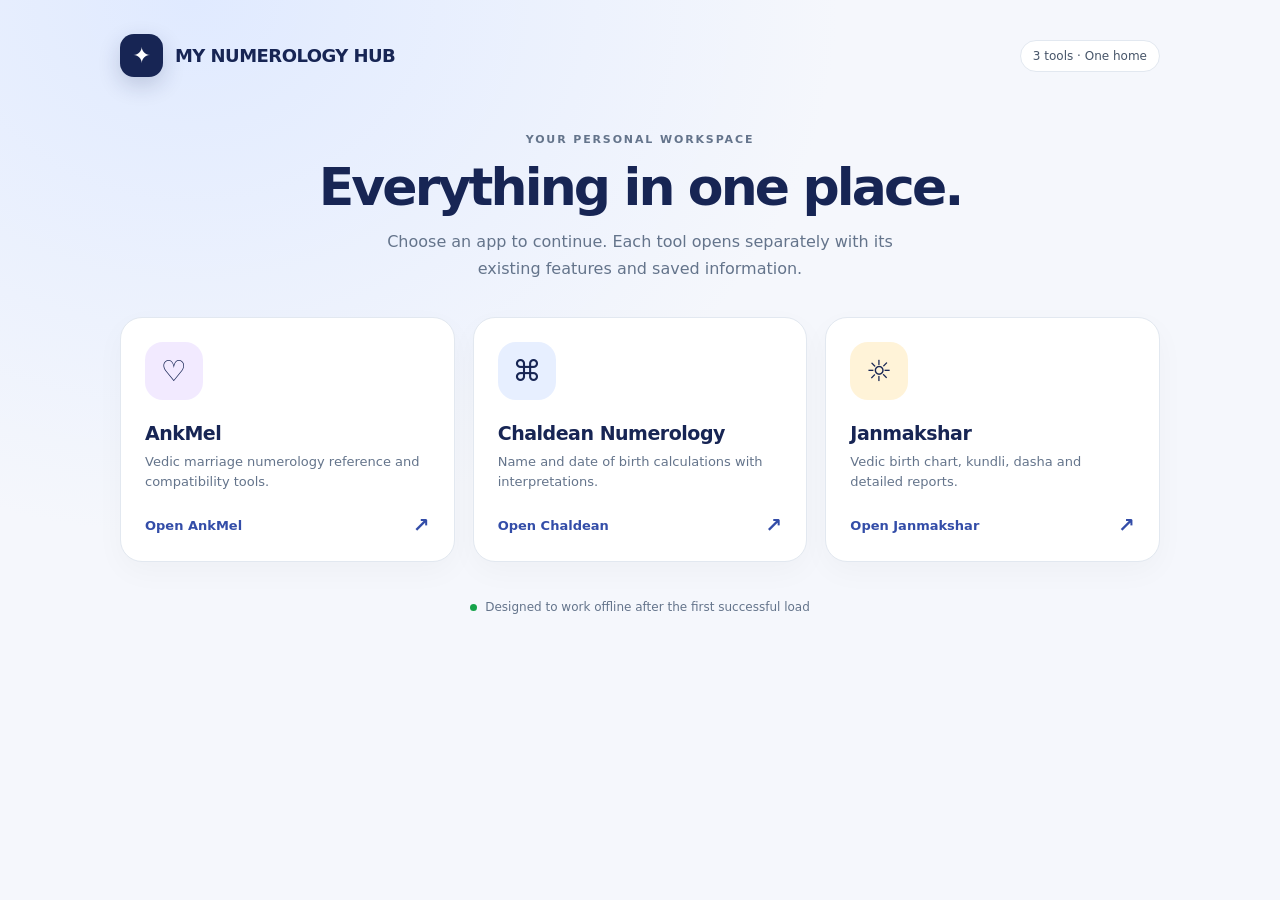
<file: index.html>
<!doctype html>
<html lang="en">
<head>
<meta charset="utf-8">
<meta name="viewport" content="width=device-width,initial-scale=1">
<meta name="theme-color" content="#172554">
<meta name="description" content="One home for your three personal numerology and astrology tools.">
<meta name="mobile-web-app-capable" content="yes">
<meta name="apple-mobile-web-app-capable" content="yes">
<link rel="manifest" href="./manifest.webmanifest">
<link rel="icon" href="./icons/hub-icon.svg" type="image/svg+xml">
<link rel="apple-touch-icon" href="./icons/hub-icon.svg">
<title>My Numerology Hub</title>
<style>
:root{color-scheme:light;--ink:#172554;--muted:#64748b;--line:#e2e8f0;--paper:#f5f7fc;--white:#fff}
*{box-sizing:border-box}body{margin:0;background:radial-gradient(ellipse at 15% 0%,#e0eaff 0,transparent 42%),var(--paper);font-family:Inter,ui-sans-serif,system-ui,-apple-system,"Segoe UI",sans-serif;color:var(--ink);min-height:100vh}
.wrap{width:min(1040px,calc(100% - 36px));margin:auto;padding:34px 0 28px}
.top{display:flex;align-items:center;justify-content:space-between;gap:16px;margin-bottom:56px}
.brand{display:flex;align-items:center;gap:12px;font-weight:800;letter-spacing:-.03em;font-size:18px}
.brand-mark{width:43px;height:43px;border-radius:14px;background:#172554;color:#fff;display:grid;place-items:center;font-size:22px;box-shadow:0 8px 22px #17255430}
.pill{font-size:12px;color:#475569;background:#fff;border:1px solid var(--line);padding:8px 12px;border-radius:99px}
.hero{max-width:700px;margin:0 auto 34px;text-align:center}
.eyebrow{text-transform:uppercase;letter-spacing:.17em;font-size:11px;font-weight:800;color:#64748b}
h1{font-size:clamp(32px,6vw,52px);line-height:1.08;letter-spacing:-.055em;margin:13px 0}
.sub{font-size:16px;line-height:1.7;color:var(--muted);margin:0 auto;max-width:560px}
.grid{display:grid;grid-template-columns:repeat(3,minmax(0,1fr));gap:18px;margin-top:34px}
.app{display:flex;flex-direction:column;min-height:245px;text-decoration:none;color:inherit;background:var(--white);border:1px solid var(--line);border-radius:22px;padding:24px;box-shadow:0 10px 30px #0f172a08;transition:transform .18s ease,box-shadow .18s ease,border-color .18s ease}
.app:hover,.app:focus-visible{transform:translateY(-4px);box-shadow:0 18px 38px #0f172a12;border-color:#a5b4fc;outline:none}
.icon{width:58px;height:58px;border-radius:18px;display:grid;place-items:center;font-size:29px;margin-bottom:22px}
.purple{background:#f2eaff}.blue{background:#e7efff}.gold{background:#fff3d8}
.app h2{font-size:19px;margin:0 0 8px;letter-spacing:-.025em}
.app p{font-size:13px;line-height:1.6;color:var(--muted);margin:0}
.open{margin-top:auto;padding-top:20px;font-size:13px;font-weight:800;color:#334da8;display:flex;justify-content:space-between;align-items:center}
.arrow{font-size:20px}
.foot{display:flex;justify-content:center;align-items:center;gap:8px;margin-top:38px;color:#64748b;font-size:12px}
.status{width:7px;height:7px;background:#16a34a;border-radius:50%;display:inline-block}
@media(max-width:720px){.wrap{padding-top:22px}.top{margin-bottom:40px}.grid{grid-template-columns:1fr;gap:13px}.app{min-height:0;padding:19px;display:grid;grid-template-columns:58px 1fr;column-gap:16px;align-items:center}.icon{grid-row:1/3;margin:0}.app h2{align-self:end}.app p{align-self:start}.open{grid-column:2;padding-top:12px}.hero{margin-bottom:26px}.sub{font-size:14px}}
@media(prefers-reduced-motion:reduce){*{transition:none!important}}
</style>
</head>
<body>
<div class="wrap">
<header class="top">
  <div class="brand"><span class="brand-mark">✦</span><span>MY NUMEROLOGY HUB</span></div>
  <span class="pill">3 tools · One home</span>
</header>
<main>
  <section class="hero">
    <div class="eyebrow">Your personal workspace</div>
    <h1>Everything in one place.</h1>
    <p class="sub">Choose an app to continue. Each tool opens separately with its existing features and saved information.</p>
  </section>
  <section class="grid" aria-label="Your applications">
    <a class="app" href="./ankmel/" aria-label="Open AnkMel Vedic Marriage Numerology">
      <span class="icon purple">♡</span>
      <span><h2>AnkMel</h2><p>Vedic marriage numerology reference and compatibility tools.</p></span>
      <span class="open">Open AnkMel <span class="arrow">↗</span></span>
    </a>
    <a class="app" href="./chaldean/" aria-label="Open Chaldean Numerology">
      <span class="icon blue">⌘</span>
      <span><h2>Chaldean Numerology</h2><p>Name and date of birth calculations with interpretations.</p></span>
      <span class="open">Open Chaldean <span class="arrow">↗</span></span>
    </a>
    <a class="app" href="./janmakshar/" aria-label="Open Janmakshar Vedic Kundli">
      <span class="icon gold">☼</span>
      <span><h2>Janmakshar</h2><p>Vedic birth chart, kundli, dasha and detailed reports.</p></span>
      <span class="open">Open Janmakshar <span class="arrow">↗</span></span>
    </a>
  </section>
</main>
<footer class="foot"><span class="status"></span> Designed to work offline after the first successful load</footer>
</div>
<script>
if ("serviceWorker" in navigator && location.protocol !== "file:") {
  window.addEventListener("load", () => navigator.serviceWorker.register("./service-worker.js").catch(()=>{}));
}
</script>
</body>
</html>
</file>
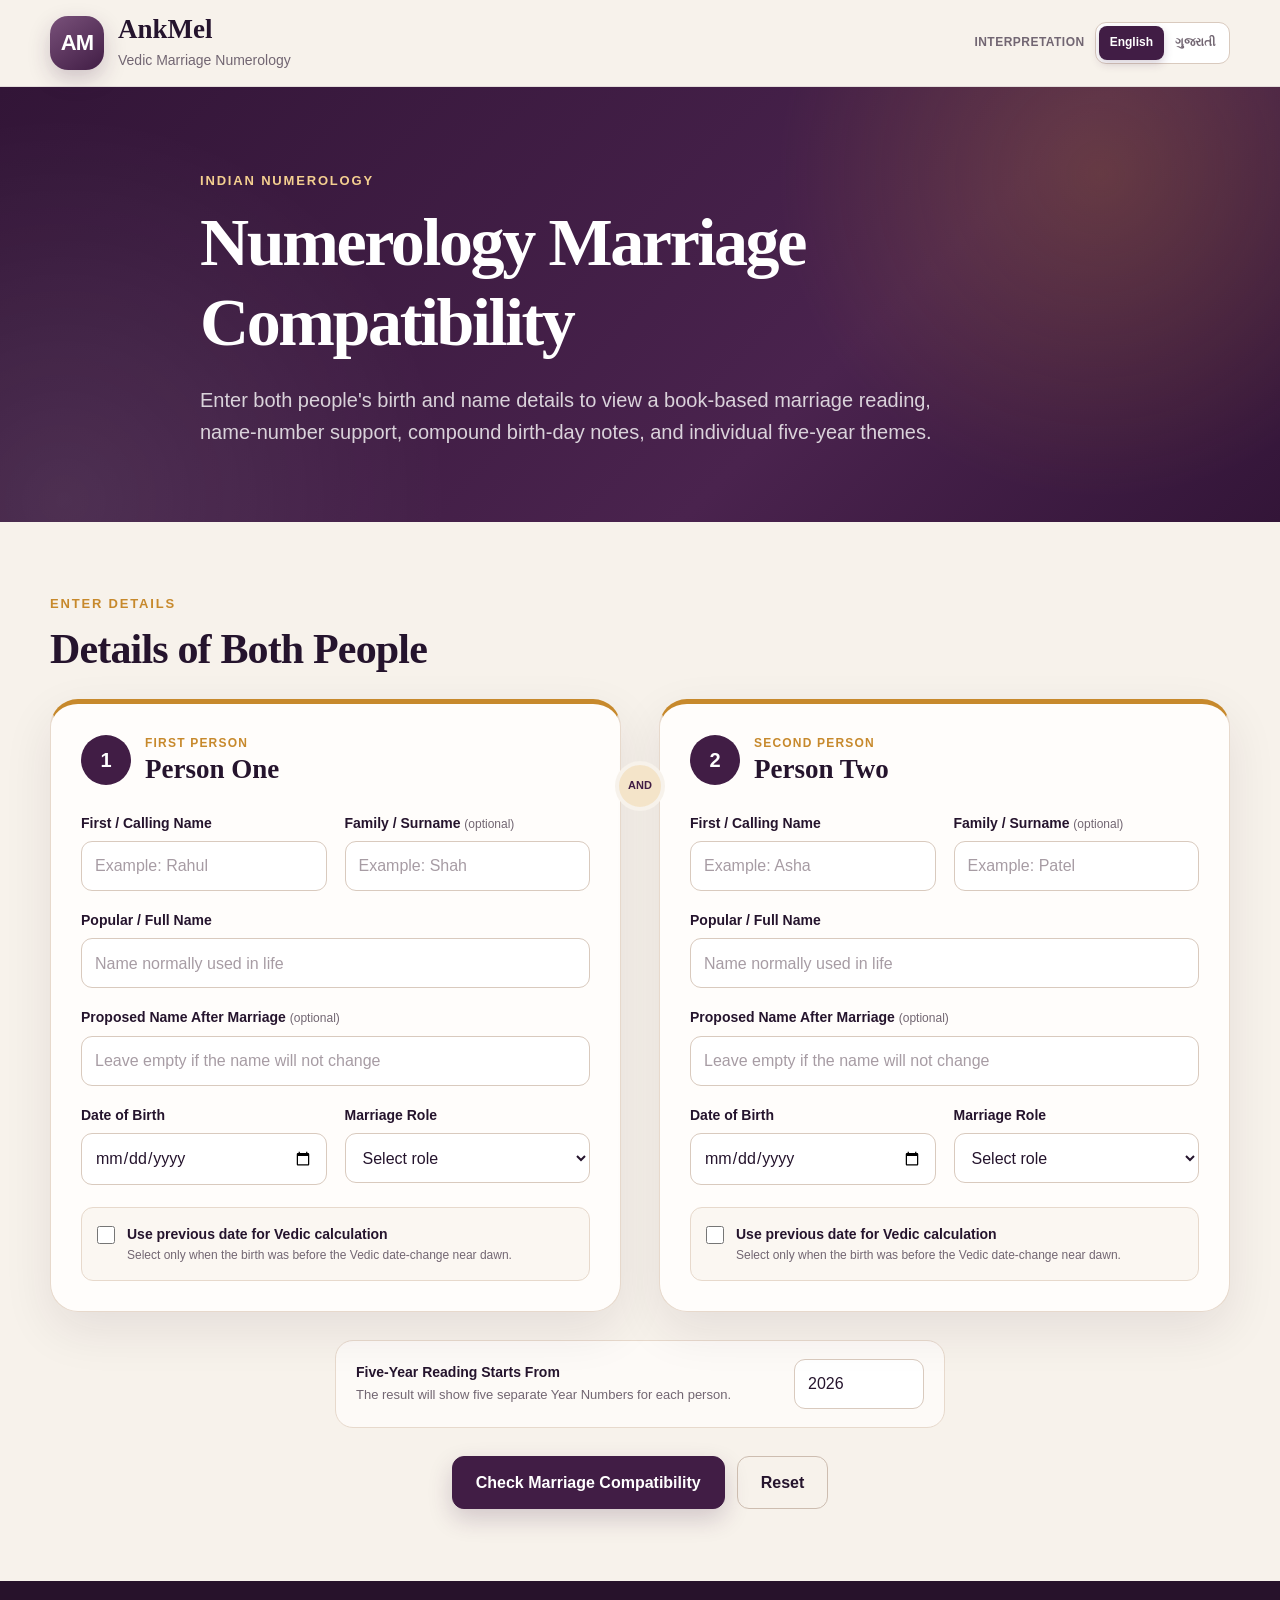
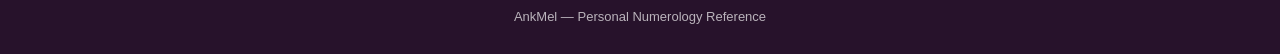
<file: ankmel/index.html>
<!doctype html>
<html lang="en">
  <head>
    <meta charset="UTF-8" />
    <meta name="viewport" content="width=device-width, initial-scale=1.0" />
    <meta
      name="description"
      content="A personal marriage numerology reference based on Harish Johari's Indian numerology method."
    />
    <meta name="theme-color" content="#411d45" />
    <meta name="apple-mobile-web-app-capable" content="yes" />
    <meta name="apple-mobile-web-app-status-bar-style" content="default" />
    <title>AnkMel | Numerology Marriage Compatibility</title>
    <link rel="manifest" href="manifest.webmanifest" />
    <link rel="icon" type="image/png" sizes="192x192" href="assets/icons/icon-192.png" />
    <link rel="apple-touch-icon" href="assets/icons/icon-192.png" />
    <link rel="stylesheet" href="css/style.css" />
    <script src="js/johari-rules.js" defer></script>
    <script src="js/numerology-engine.js" defer></script>
    <script src="js/app.js" defer></script>
  </head>

  <body data-interpretation-language="en">
    <header class="site-header">
      <div class="container header-inner">
        <a class="brand" href="#top" aria-label="AnkMel home">
          <span class="brand-symbol" aria-hidden="true">AM</span>
          <span class="brand-copy">
            <strong>AnkMel</strong>
            <small>Vedic Marriage Numerology</small>
          </span>
        </a>

        <div class="language-switcher" aria-label="Interpretation language">
          <span>Interpretation</span>
          <div class="language-buttons" role="group" aria-label="Choose interpretation language">
            <button
              type="button"
              class="language-button is-active"
              data-language="en"
              aria-pressed="true"
            >
              English
            </button>
            <button
              type="button"
              class="language-button"
              data-language="gu"
              aria-pressed="false"
              lang="gu"
            >
              ગુજરાતી
            </button>
          </div>
        </div>
      </div>
    </header>

    <main id="top">
      <section class="hero-section">
        <div class="container hero-content">
          <p class="eyebrow">INDIAN NUMEROLOGY</p>
          <h1>Numerology Marriage Compatibility</h1>
          <p class="hero-description">
            Enter both people's birth and name details to view a book-based
            marriage reading, name-number support, compound birth-day notes,
            and individual five-year themes.
          </p>
        </div>
      </section>

      <section class="calculator-section" aria-labelledby="detailsHeading">
        <div class="container">
          <div class="section-heading compact-heading">
            <p class="eyebrow">ENTER DETAILS</p>
            <h2 id="detailsHeading">Details of Both People</h2>
          </div>

          <form id="matchForm" class="match-form" novalidate>
            <div class="people-grid">
              <article class="person-form-card">
                <div class="person-heading">
                  <span class="person-number">1</span>
                  <div>
                    <p>First Person</p>
                    <h3>Person One</h3>
                  </div>
                </div>

                <div class="form-grid">
                  <div class="form-group">
                    <label for="personOneFirstName">First / Calling Name</label>
                    <input
                      type="text"
                      id="personOneFirstName"
                      name="personOneFirstName"
                      placeholder="Example: Rahul"
                      maxlength="60"
                      autocomplete="off"
                      required
                    />
                  </div>

                  <div class="form-group">
                    <label for="personOneFamilyName">Family / Surname <span>(optional)</span></label>
                    <input
                      type="text"
                      id="personOneFamilyName"
                      name="personOneFamilyName"
                      placeholder="Example: Shah"
                      maxlength="60"
                      autocomplete="off"
                    />
                  </div>

                  <div class="form-group full-field">
                    <label for="personOnePopularName">Popular / Full Name</label>
                    <input
                      type="text"
                      id="personOnePopularName"
                      name="personOnePopularName"
                      placeholder="Name normally used in life"
                      maxlength="100"
                      autocomplete="name"
                      required
                    />
                  </div>

                  <div class="form-group full-field">
                    <label for="personOneProposedName">Proposed Name After Marriage <span>(optional)</span></label>
                    <input
                      type="text"
                      id="personOneProposedName"
                      name="personOneProposedName"
                      placeholder="Leave empty if the name will not change"
                      maxlength="100"
                      autocomplete="off"
                    />
                  </div>

                  <div class="form-group">
                    <label for="personOneDob">Date of Birth</label>
                    <input type="date" id="personOneDob" name="personOneDob" required />
                  </div>

                  <div class="form-group">
                    <label for="personOneGender">Marriage Role</label>
                    <select id="personOneGender" name="personOneGender" required>
                      <option value="">Select role</option>
                      <option value="man">Man</option>
                      <option value="woman">Woman</option>
                    </select>
                  </div>
                </div>

                <label class="checkbox-field">
                  <input type="checkbox" id="personOnePreviousDate" name="personOnePreviousDate" />
                  <span>
                    <strong>Use previous date for Vedic calculation</strong>
                    <small>Select only when the birth was before the Vedic date-change near dawn.</small>
                  </span>
                </label>
              </article>

              <div class="match-divider" aria-hidden="true"><span>AND</span></div>

              <article class="person-form-card">
                <div class="person-heading">
                  <span class="person-number">2</span>
                  <div>
                    <p>Second Person</p>
                    <h3>Person Two</h3>
                  </div>
                </div>

                <div class="form-grid">
                  <div class="form-group">
                    <label for="personTwoFirstName">First / Calling Name</label>
                    <input
                      type="text"
                      id="personTwoFirstName"
                      name="personTwoFirstName"
                      placeholder="Example: Asha"
                      maxlength="60"
                      autocomplete="off"
                      required
                    />
                  </div>

                  <div class="form-group">
                    <label for="personTwoFamilyName">Family / Surname <span>(optional)</span></label>
                    <input
                      type="text"
                      id="personTwoFamilyName"
                      name="personTwoFamilyName"
                      placeholder="Example: Patel"
                      maxlength="60"
                      autocomplete="off"
                    />
                  </div>

                  <div class="form-group full-field">
                    <label for="personTwoPopularName">Popular / Full Name</label>
                    <input
                      type="text"
                      id="personTwoPopularName"
                      name="personTwoPopularName"
                      placeholder="Name normally used in life"
                      maxlength="100"
                      autocomplete="name"
                      required
                    />
                  </div>

                  <div class="form-group full-field">
                    <label for="personTwoProposedName">Proposed Name After Marriage <span>(optional)</span></label>
                    <input
                      type="text"
                      id="personTwoProposedName"
                      name="personTwoProposedName"
                      placeholder="Leave empty if the name will not change"
                      maxlength="100"
                      autocomplete="off"
                    />
                  </div>

                  <div class="form-group">
                    <label for="personTwoDob">Date of Birth</label>
                    <input type="date" id="personTwoDob" name="personTwoDob" required />
                  </div>

                  <div class="form-group">
                    <label for="personTwoGender">Marriage Role</label>
                    <select id="personTwoGender" name="personTwoGender" required>
                      <option value="">Select role</option>
                      <option value="man">Man</option>
                      <option value="woman">Woman</option>
                    </select>
                  </div>
                </div>

                <label class="checkbox-field">
                  <input type="checkbox" id="personTwoPreviousDate" name="personTwoPreviousDate" />
                  <span>
                    <strong>Use previous date for Vedic calculation</strong>
                    <small>Select only when the birth was before the Vedic date-change near dawn.</small>
                  </span>
                </label>
              </article>
            </div>

            <div class="future-year-field">
              <div>
                <label for="futureStartYear">Five-Year Reading Starts From</label>
                <p>The result will show five separate Year Numbers for each person.</p>
              </div>
              <input
                type="number"
                id="futureStartYear"
                name="futureStartYear"
                min="1900"
                max="2200"
                step="1"
                required
              />
            </div>

            <p id="formError" class="form-error" role="alert" hidden></p>

            <div class="submit-area">
              <button type="submit" class="primary-button">Check Marriage Compatibility</button>
              <button type="button" id="resetButton" class="secondary-button">Reset</button>
            </div>
          </form>
        </div>
      </section>

      <section id="resultsSection" class="results-section" aria-live="polite" hidden>
        <div class="container results-stack">
          <div class="section-heading">
            <p class="eyebrow">MATCHING RESULT</p>
            <h2>Book-Based Marriage Assessment</h2>
          </div>

          <article id="finalResultCard" class="final-result-card">
            <span id="resultStatusBadge" class="result-status-badge">Result</span>
            <h3 id="resultTitle">Marriage Combination</h3>
            <div class="interpretation-grid">
              <div class="interpretation-panel" data-language-content="en">
                <span class="interpretation-label">English Interpretation</span>
                <p id="resultSummaryEnglish"></p>
              </div>
              <div
                class="interpretation-panel gujarati-interpretation"
                data-language-content="gu"
                lang="gu"
              >
                <span class="interpretation-label">ગુજરાતી અર્થઘટન</span>
                <p id="resultSummaryGujarati"></p>
              </div>
            </div>
          </article>

          <section aria-labelledby="numberProfilesHeading">
            <div class="subsection-heading">
              <p class="eyebrow">NUMBER PROFILES</p>
              <h2 id="numberProfilesHeading">Both People's Numbers</h2>
            </div>
            <div id="personProfiles" class="result-people-grid"></div>
          </section>

          <section class="detail-section" aria-labelledby="psychicPairHeading">
            <div class="subsection-heading">
              <p class="eyebrow">PRIMARY MARRIAGE READING</p>
              <h2 id="psychicPairHeading">Detailed Psychic Number Pair Reading</h2>
              <p>Both directional chapters are shown because Johari's text is sometimes asymmetric.</p>
            </div>
            <div id="pairViews" class="pair-views-grid"></div>
            <div id="roleSpecificNote" class="role-note" hidden></div>
          </section>

          <section class="detail-section" aria-labelledby="likeChecksHeading">
            <div class="subsection-heading">
              <p class="eyebrow">SUPPORTING CHECKS</p>
              <h2 id="likeChecksHeading">Like-Category Number Compatibility</h2>
              <p>Psychic is compared with Psychic, Destiny with Destiny, and each name type with the same name type.</p>
            </div>
            <div id="likeCategoryChecks" class="check-list"></div>
          </section>

          <section class="detail-section" aria-labelledby="internalHarmonyHeading">
            <div class="subsection-heading">
              <p class="eyebrow">NAME SUPPORT</p>
              <h2 id="internalHarmonyHeading">Internal Name Harmony</h2>
              <p>Each popular name—and proposed married name when entered—is checked against that person's Psychic and Destiny Numbers.</p>
            </div>
            <div id="internalHarmony" class="result-people-grid"></div>
          </section>

          <section class="detail-section" aria-labelledby="compoundHeading">
            <div class="subsection-heading">
              <p class="eyebrow">BIRTH-DAY DETAIL</p>
              <h2 id="compoundHeading">Compound Birth-Day Notes</h2>
            </div>
            <div id="compoundNotes" class="result-people-grid"></div>
          </section>

          <section class="detail-section" aria-labelledby="futureHeading">
            <div class="subsection-heading">
              <p class="eyebrow">FIVE-YEAR READING</p>
              <h2 id="futureHeading">Individual Year Number Timeline</h2>
              <p>These are separate yearly themes for each person, not a combined couple score.</p>
            </div>
            <div id="futureTimeline" class="timeline-stack"></div>
          </section>

          <div class="bottom-actions">
            <button type="button" id="savePdfButton" class="primary-button">
              Save Result as PDF
            </button>
            <button type="button" id="bottomResetButton" class="secondary-button">Reset All Details</button>
          </div>
        </div>
      </section>
    </main>

    <footer class="site-footer">
      <div class="container">AnkMel — Personal Numerology Reference</div>
    </footer>
  </body>
</html>
</file>
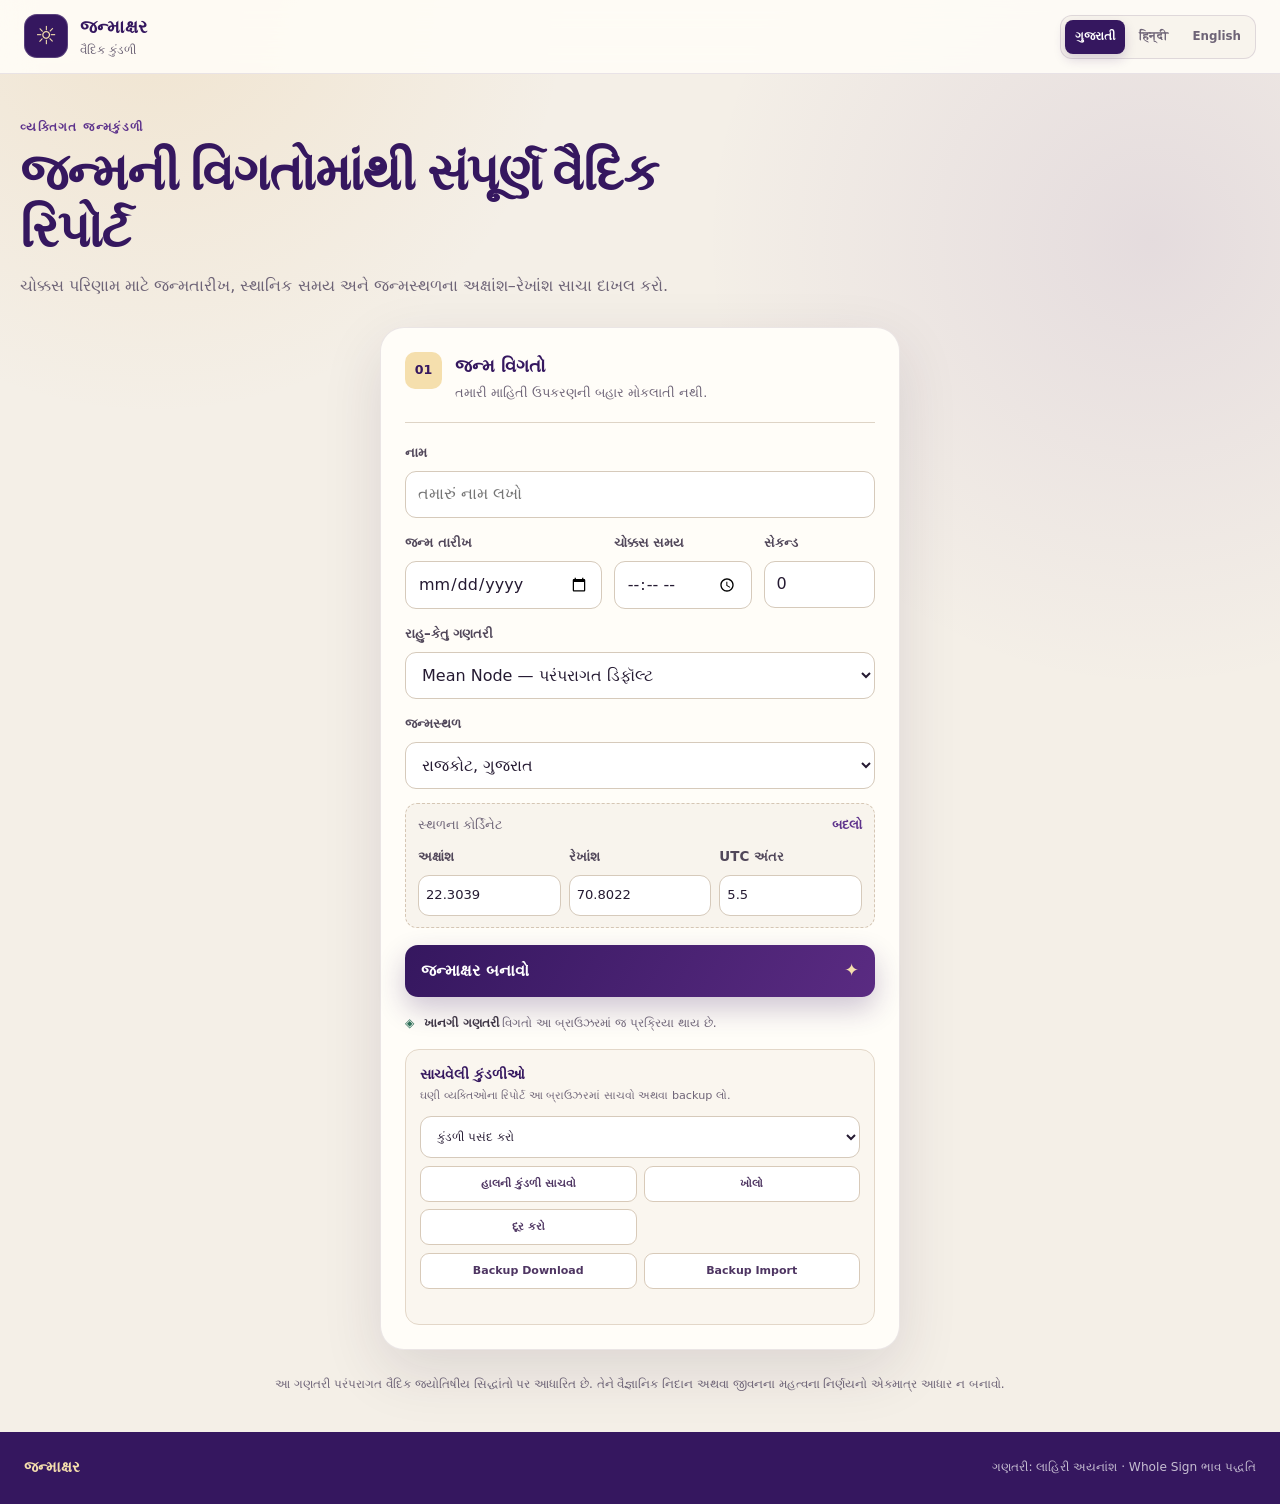
<file: janmakshar/index.html>
<!doctype html>
<html lang="gu">
<head>
  <meta charset="utf-8">
  <meta name="viewport" content="width=device-width, initial-scale=1">
  <meta name="theme-color" content="#35175f">
  <meta name="mobile-web-app-capable" content="yes">
  <meta name="apple-mobile-web-app-capable" content="yes">
  <meta name="apple-mobile-web-app-status-bar-style" content="black-translucent">
  <meta name="apple-mobile-web-app-title" content="જન્માક્ષર">
  <meta name="description" content="લાહિરી અયનાંશ આધારિત ગુજરાતી વૈદિક જન્માક્ષર, કુંડળી, દશા અને પંચાંગ ગણતરી.">
  <title>જન્માક્ષર — વૈદિક કુંડળી</title>
  <link rel="icon" type="image/svg+xml" href="data:image/svg+xml,%3Csvg xmlns='http://www.w3.org/2000/svg' viewBox='0 0 64 64'%3E%3Crect width='64' height='64' rx='15' fill='%2335175f'/%3E%3Ccircle cx='32' cy='32' r='14' fill='none' stroke='%23f5c96b' stroke-width='4'/%3E%3Cpath d='M32 7v7M32 50v7M7 32h7M50 32h7M14.3 14.3l5 5M44.7 44.7l5 5M49.7 14.3l-5 5M19.3 44.7l-5 5' stroke='%23f5c96b' stroke-width='4' stroke-linecap='round'/%3E%3C/svg%3E">
  <link rel="manifest" href="./manifest.webmanifest">
  <link rel="apple-touch-icon" href="./icons/icon-192.png">
  <link rel="stylesheet" href="./styles.css">
</head>
<body>
  <header class="topbar">
    <a class="brand" href="#top" aria-label="જન્માક્ષર મુખ્ય પાનું">
      <span class="brand-mark" aria-hidden="true">☼</span>
      <span><strong data-i18n="brandTitle">જન્માક્ષર</strong><small data-i18n="brandSub">વૈદિક કુંડળી</small></span>
    </a>
    <div class="topbar-actions">
      <span id="network-status" class="network-status" data-i18n="offlineMode" hidden>Offline</span>
      <button id="install-app" class="install-app" type="button" data-i18n="installApp" hidden>App Install</button>
      <div class="language-switch" aria-label="Language">
        <button type="button" data-language="gu" aria-pressed="true">ગુજરાતી</button>
        <button type="button" data-language="hi" aria-pressed="false">हिन्दी</button>
        <button type="button" data-language="en" aria-pressed="false">English</button>
      </div>
    </div>
  </header>

  <main id="top" class="page-shell">
    <section class="intro">
      <p class="eyebrow" data-i18n="introEyebrow">વ્યક્તિગત જન્મકુંડળી</p>
      <h1 data-i18n="introTitle">જન્મની વિગતોમાંથી સંપૂર્ણ વૈદિક રિપોર્ટ</h1>
      <p data-i18n="introDesc">ચોક્કસ પરિણામ માટે જન્મતારીખ, સ્થાનિક સમય અને જન્મસ્થળના અક્ષાંશ–રેખાંશ સાચા દાખલ કરો.</p>
    </section>

    <div id="workspace" class="workspace awaiting-report">
      <aside class="input-panel" aria-labelledby="form-title">
        <div class="panel-heading">
          <span class="step">01</span>
          <div><h2 id="form-title" data-i18n="formTitle">જન્મ વિગતો</h2><p data-i18n="formDesc">તમારી માહિતી ઉપકરણની બહાર મોકલાતી નથી.</p></div>
        </div>

        <form id="birth-form" novalidate>
          <label class="field full">
            <span data-i18n="nameLabel">નામ</span>
            <input id="person-name" name="name" autocomplete="name" placeholder="તમારું નામ લખો" data-i18n-placeholder="namePlaceholder" required>
          </label>

          <div class="field-row time-fields">
            <label class="field">
              <span data-i18n="dateLabel">જન્મ તારીખ</span>
              <input id="birth-date" name="date" type="date" required>
            </label>
            <label class="field">
              <span data-i18n="timeLabel">ચોક્કસ સમય</span>
              <input id="birth-time" name="time" type="time" step="60" required>
            </label>
            <label class="field">
              <span data-i18n="secondsLabel">સેકન્ડ</span>
              <input id="birth-second" name="second" type="number" min="0" max="59" step="1" value="0" required>
            </label>
          </div>

          <label class="field full">
            <span data-i18n="nodeModeLabel">રાહુ–કેતુ ગણતરી</span>
            <select id="node-mode" name="nodeMode">
              <option value="mean" data-i18n="meanNode">Mean Node — પરંપરાગત ડિફૉલ્ટ</option>
              <option value="true" data-i18n="trueNode">True Node — તત્કાલ ગતિ આધારિત</option>
            </select>
          </label>

          <label class="field full">
            <span data-i18n="placeLabel">જન્મસ્થળ</span>
            <select id="birth-city" name="city" required>
              <option value="" data-i18n="chooseCity">શહેર પસંદ કરો</option>
            </select>
          </label>

          <div class="coordinates">
            <p><span data-i18n="coordinates">સ્થળના કોર્ડિનેટ</span> <button class="text-button" id="toggle-coordinates" type="button" aria-expanded="false" data-i18n="change">બદલો</button></p>
            <div id="coordinate-fields" class="coordinate-fields" hidden>
              <label class="field"><span data-i18n="latitude">અક્ષાંશ</span><input id="latitude" name="latitude" type="number" min="-90" max="90" step="0.0001" required></label>
              <label class="field"><span data-i18n="longitude">રેખાંશ</span><input id="longitude" name="longitude" type="number" min="-180" max="180" step="0.0001" required></label>
              <label class="field"><span data-i18n="timezone">UTC અંતર</span><input id="timezone" name="timezone" type="number" min="-12" max="14" step="0.25" value="5.5" required></label>
            </div>
          </div>

          <p id="form-error" class="form-error" role="alert" hidden></p>
          <button id="create-report" class="primary-button" type="submit"><span id="create-report-label" data-i18n="create">જન્માક્ષર બનાવો</span><b aria-hidden="true">✦</b></button>
        </form>

        <div class="privacy-note">
          <span aria-hidden="true">◈</span>
          <p><strong data-i18n="privacyTitle">ખાનગી ગણતરી</strong> <span data-i18n="privacyText">વિગતો આ બ્રાઉઝરમાં જ પ્રક્રિયા થાય છે.</span></p>
        </div>

        <div class="profile-tools" aria-labelledby="profile-title">
          <div><strong id="profile-title" data-i18n="profilesTitle">સાચવેલી કુંડળીઓ</strong><small data-i18n="profilesDesc">ઘણી વ્યક્તિઓના રિપોર્ટ આ બ્રાઉઝરમાં સાચવો અથવા backup લો.</small></div>
          <select id="saved-profile" aria-label="Saved profiles"><option value="" data-i18n="chooseProfile">કુંડળી પસંદ કરો</option></select>
          <div class="profile-actions">
            <button id="save-profile" type="button" data-i18n="saveProfile">હાલની કુંડળી સાચવો</button>
            <button id="load-profile" type="button" data-i18n="loadProfile">ખોલો</button>
            <button id="delete-profile" type="button" data-i18n="deleteProfile">દૂર કરો</button>
          </div>
          <div class="profile-actions backup-actions">
            <button id="export-profiles" type="button" data-i18n="exportBackup">Backup Download</button>
            <label class="import-profile"><span data-i18n="importBackup">Backup Import</span><input id="import-profiles" type="file" accept="application/json,.json"></label>
          </div>
          <p id="profile-status" class="profile-status" aria-live="polite"></p>
        </div>
      </aside>

      <section id="result-stage" class="result-stage" aria-live="polite" hidden>
        <div id="report" class="report" hidden>
          <div class="report-top">
            <div>
              <p class="eyebrow" data-i18n="reportEyebrow">જન્માક્ષર રિપોર્ટ</p>
              <h2 id="report-name"></h2>
              <p id="report-meta" class="report-meta"></p>
            </div>
            <div class="report-actions">
              <button id="reset-report" class="secondary-button reset-button" type="button" data-i18n="reset">નવી કુંડળી / રીસેટ</button>
              <button id="print-report" class="secondary-button" type="button" data-i18n="print">પ્રિન્ટ / PDF</button>
            </div>
          </div>

          <nav class="report-tabs" aria-label="રિપોર્ટ વિભાગો" role="tablist">
            <button class="tab active" type="button" role="tab" aria-selected="true" data-tab="summary" data-i18n="tabSummary">સારાંશ</button>
            <button class="tab" type="button" role="tab" aria-selected="false" data-tab="expert" data-i18n="tabExpert">અંતિમ તારણ</button>
            <button class="tab" type="button" role="tab" aria-selected="false" data-tab="charts" data-i18n="tabCharts">કુંડળી</button>
            <button class="tab" type="button" role="tab" aria-selected="false" data-tab="planets" data-i18n="tabPlanets">ગ્રહો</button>
            <button class="tab" type="button" role="tab" aria-selected="false" data-tab="houses" data-i18n="tabHouses">12 ભાવ</button>
            <button class="tab" type="button" role="tab" aria-selected="false" data-tab="navamsa" data-i18n="tabNavamsa">નવાંશ D9</button>
            <button class="tab" type="button" role="tab" aria-selected="false" data-tab="advanced" data-i18n="tabAdvanced">અદ્યતન</button>
            <button class="tab" type="button" role="tab" aria-selected="false" data-tab="dasha" data-i18n="tabDasha">દશા</button>
            <button class="tab" type="button" role="tab" aria-selected="false" data-tab="future" data-i18n="tabFuture">ભવિષ્ય</button>
            <button class="tab" type="button" role="tab" aria-selected="false" data-tab="marriage" data-i18n="tabMarriage">લગ્ન</button>
            <button class="tab" type="button" role="tab" aria-selected="false" data-tab="panchang" data-i18n="tabPanchang">પંચાંગ</button>
            <button class="tab" type="button" role="tab" aria-selected="false" data-tab="yoga" data-i18n="tabYoga">યોગ–દોષ</button>
            <button class="tab" type="button" role="tab" aria-selected="false" data-tab="reading" data-i18n="tabReading">ફળકથન</button>
          </nav>

          <div id="tab-summary" class="tab-panel active" role="tabpanel"></div>
          <div id="tab-expert" class="tab-panel" role="tabpanel" hidden></div>
          <div id="tab-charts" class="tab-panel" role="tabpanel" hidden></div>
          <div id="tab-planets" class="tab-panel" role="tabpanel" hidden></div>
          <div id="tab-houses" class="tab-panel" role="tabpanel" hidden></div>
          <div id="tab-navamsa" class="tab-panel" role="tabpanel" hidden></div>
          <div id="tab-advanced" class="tab-panel" role="tabpanel" hidden></div>
          <div id="tab-dasha" class="tab-panel" role="tabpanel" hidden></div>
          <div id="tab-future" class="tab-panel" role="tabpanel" hidden></div>
          <div id="tab-marriage" class="tab-panel" role="tabpanel" hidden></div>
          <div id="tab-panchang" class="tab-panel" role="tabpanel" hidden></div>
          <div id="tab-yoga" class="tab-panel" role="tabpanel" hidden></div>
          <div id="tab-reading" class="tab-panel" role="tabpanel" hidden></div>
        </div>
      </section>
    </div>

    <p class="disclaimer" data-i18n="disclaimer">આ ગણતરી પરંપરાગત વૈદિક જ્યોતિષીય સિદ્ધાંતો પર આધારિત છે. તેને વૈજ્ઞાનિક નિદાન અથવા જીવનના મહત્વના નિર્ણયનો એકમાત્ર આધાર ન બનાવો.</p>
  </main>

  <footer><span data-i18n="brandTitle">જન્માક્ષર</span><span data-i18n="footerMethod">ગણતરી: લાહિરી અયનાંશ · Whole Sign ભાવ પદ્ધતિ</span></footer>
  <div id="pwa-update" class="pwa-update" hidden><span data-i18n="updateReady">નવી આવૃત્તિ તૈયાર છે.</span><button id="refresh-app" type="button" data-i18n="refreshApp">Update</button></div>
  <script src="./vendor/astronomy.min.js"></script>
  <script src="./advanced.js"></script>
  <script src="./expert.js"></script>
  <script src="./app.js"></script>
  <script src="./pwa.js"></script>
</body>
</html>
</file>
<file: ankmel/css/style.css>
:root {
  --ink: #25142d;
  --muted: #726672;
  --plum: #411d45;
  --plum-soft: #6f4b70;
  --gold: #c7892c;
  --gold-soft: #f4e4c9;
  --cream: #f7f2eb;
  --paper: #fffdfb;
  --line: #e7d9cc;
  --positive: #247258;
  --positive-bg: #e8f6ef;
  --conditional: #9a6214;
  --conditional-bg: #fff4db;
  --challenging: #a54835;
  --challenging-bg: #fff0ec;
  --negative: #8e2e3f;
  --negative-bg: #fdecef;
  --shadow: 0 18px 50px rgba(44, 27, 42, 0.09);
  --radius-lg: 28px;
  --radius-md: 18px;
  --radius-sm: 12px;
}

* {
  box-sizing: border-box;
}

html {
  scroll-behavior: smooth;
}

body {
  margin: 0;
  color: var(--ink);
  background: var(--cream);
  font-family: "Segoe UI", Arial, sans-serif;
  line-height: 1.6;
}

button,
input,
select {
  font: inherit;
}

button {
  cursor: pointer;
}

[hidden] {
  display: none !important;
}

.container {
  width: min(1180px, calc(100% - 40px));
  margin-inline: auto;
}

.site-header {
  position: sticky;
  z-index: 20;
  top: 0;
  border-bottom: 1px solid rgba(65, 29, 69, 0.1);
  background: rgba(247, 242, 235, 0.94);
  backdrop-filter: blur(14px);
}

.header-inner {
  display: flex;
  min-height: 86px;
  align-items: center;
  justify-content: space-between;
  gap: 24px;
}

.brand {
  display: inline-flex;
  align-items: center;
  gap: 14px;
  color: var(--ink);
  text-decoration: none;
}

.brand-symbol {
  display: grid;
  width: 54px;
  height: 54px;
  place-items: center;
  border-radius: 18px;
  color: #fff;
  background: linear-gradient(145deg, #79517a, var(--plum));
  font-size: 22px;
  font-weight: 700;
  letter-spacing: -0.04em;
  box-shadow: 0 9px 22px rgba(65, 29, 69, 0.22);
}

.brand-copy {
  display: grid;
}

.brand-copy strong {
  font-family: Georgia, "Times New Roman", serif;
  font-size: 27px;
  line-height: 1.1;
}

.brand-copy small {
  margin-top: 4px;
  color: var(--muted);
  font-size: 14px;
}

.language-switcher {
  display: flex;
  align-items: center;
  gap: 10px;
}

.language-switcher > span {
  color: var(--muted);
  font-size: 12px;
  font-weight: 700;
  letter-spacing: 0.04em;
  text-transform: uppercase;
}

.language-buttons {
  display: flex;
  padding: 3px;
  border: 1px solid #d9cabe;
  border-radius: 11px;
  background: #fff;
}

.language-button {
  min-height: 34px;
  padding: 6px 11px;
  border: 0;
  border-radius: 8px;
  color: var(--muted);
  background: transparent;
  font-size: 12px;
  font-weight: 700;
}

.language-button[lang="gu"] {
  font-family: "Nirmala UI", Shruti, "Segoe UI", sans-serif;
}

.language-button.is-active {
  color: #fff;
  background: var(--plum);
  box-shadow: 0 4px 10px rgba(65, 29, 69, 0.2);
}

[data-language-content] {
  display: none;
}

body[data-interpretation-language="en"] [data-language-content="en"],
body[data-interpretation-language="gu"] [data-language-content="gu"] {
  display: block;
}

.hero-section {
  overflow: hidden;
  padding: 84px 0 74px;
  color: #fff;
  background:
    radial-gradient(circle at 86% 20%, rgba(199, 137, 44, 0.24), transparent 28%),
    radial-gradient(circle at 5% 95%, rgba(255, 255, 255, 0.09), transparent 30%),
    linear-gradient(135deg, #321537, #4a234e 65%, #331538);
}

.hero-content {
  max-width: 880px;
}

.eyebrow {
  margin: 0 0 10px;
  color: var(--gold);
  font-size: 13px;
  font-weight: 700;
  letter-spacing: 0.14em;
}

.hero-section .eyebrow,
.final-result-card .eyebrow {
  color: #f4cf90;
}

h1,
h2,
h3,
p {
  margin-top: 0;
}

h1,
h2,
h3 {
  line-height: 1.18;
}

h1 {
  max-width: 760px;
  margin-bottom: 22px;
  font-family: Georgia, "Times New Roman", serif;
  font-size: clamp(38px, 5.4vw, 68px);
  letter-spacing: -0.035em;
}

.hero-description {
  max-width: 760px;
  margin-bottom: 0;
  color: rgba(255, 255, 255, 0.8);
  font-size: clamp(17px, 2vw, 20px);
}

.calculator-section,
.results-section {
  padding: 72px 0;
}

.section-heading,
.subsection-heading {
  margin-bottom: 28px;
}

.section-heading h2,
.subsection-heading h2 {
  margin-bottom: 8px;
  font-family: Georgia, "Times New Roman", serif;
  font-size: clamp(28px, 4vw, 42px);
  letter-spacing: -0.02em;
}

.subsection-heading h2 {
  font-size: clamp(25px, 3.2vw, 34px);
}

.subsection-heading p:last-child {
  max-width: 800px;
  margin-bottom: 0;
  color: var(--muted);
}

.compact-heading {
  margin-bottom: 24px;
}

.people-grid,
.result-people-grid,
.pair-views-grid,
.interpretation-grid {
  display: grid;
  grid-template-columns: repeat(2, minmax(0, 1fr));
  gap: 24px;
}

.final-result-card .interpretation-grid {
  grid-template-columns: 1fr;
}

.people-grid {
  position: relative;
  gap: 38px;
}

.person-form-card,
.profile-card,
.harmony-card,
.compound-card,
.detail-section,
.future-person-card {
  border: 1px solid var(--line);
  border-radius: var(--radius-lg);
  background: var(--paper);
  box-shadow: var(--shadow);
}

.person-form-card {
  padding: 30px;
  border-top: 5px solid var(--gold);
}

.person-heading {
  display: flex;
  align-items: center;
  gap: 14px;
  margin-bottom: 26px;
}

.person-number {
  display: grid;
  width: 50px;
  height: 50px;
  flex: 0 0 auto;
  place-items: center;
  border-radius: 50%;
  color: #fff;
  background: var(--plum);
  font-size: 20px;
  font-weight: 700;
}

.person-heading p {
  margin-bottom: 1px;
  color: var(--gold);
  font-size: 12px;
  font-weight: 700;
  letter-spacing: 0.1em;
  text-transform: uppercase;
}

.person-heading h3 {
  margin-bottom: 0;
  font-family: Georgia, "Times New Roman", serif;
  font-size: 27px;
}

.form-grid {
  display: grid;
  grid-template-columns: repeat(2, minmax(0, 1fr));
  gap: 18px;
}

.full-field {
  grid-column: 1 / -1;
}

.form-group label,
.future-year-field label {
  display: block;
  margin-bottom: 7px;
  font-size: 14px;
  font-weight: 700;
}

.form-group label span {
  color: var(--muted);
  font-size: 12px;
  font-weight: 500;
}

.form-group input,
.form-group select,
.future-year-field input {
  width: 100%;
  min-height: 50px;
  padding: 11px 13px;
  border: 1px solid #d9cabe;
  border-radius: 11px;
  outline: none;
  color: var(--ink);
  background: #fff;
  transition: border-color 160ms ease, box-shadow 160ms ease;
}

.form-group input:focus,
.form-group select:focus,
.future-year-field input:focus {
  border-color: var(--gold);
  box-shadow: 0 0 0 4px rgba(199, 137, 44, 0.14);
}

.form-group input::placeholder {
  color: #a79ca4;
}

.checkbox-field {
  display: flex;
  align-items: flex-start;
  gap: 12px;
  margin-top: 22px;
  padding: 15px;
  border: 1px solid var(--line);
  border-radius: var(--radius-sm);
  background: #fbf7f2;
  cursor: pointer;
}

.checkbox-field input {
  width: 18px;
  height: 18px;
  margin: 3px 0 0;
  accent-color: var(--plum);
}

.checkbox-field span {
  display: grid;
  gap: 2px;
}

.checkbox-field strong {
  font-size: 14px;
}

.checkbox-field small {
  color: var(--muted);
  font-size: 12px;
  line-height: 1.45;
}

.match-divider {
  position: absolute;
  z-index: 2;
  top: 62px;
  left: 50%;
  transform: translateX(-50%);
}

.match-divider span {
  display: grid;
  width: 50px;
  height: 50px;
  place-items: center;
  border: 4px solid var(--cream);
  border-radius: 50%;
  color: var(--plum);
  background: var(--gold-soft);
  font-size: 11px;
  font-weight: 700;
}

.future-year-field {
  display: flex;
  max-width: 610px;
  align-items: center;
  justify-content: space-between;
  gap: 24px;
  margin: 28px auto 0;
  padding: 18px 20px;
  border: 1px solid var(--line);
  border-radius: var(--radius-md);
  background: rgba(255, 253, 251, 0.75);
}

.future-year-field label {
  margin-bottom: 2px;
}

.future-year-field p {
  margin-bottom: 0;
  color: var(--muted);
  font-size: 13px;
}

.future-year-field input {
  width: 130px;
  flex: 0 0 auto;
}

.form-error {
  max-width: 760px;
  margin: 20px auto 0;
  padding: 13px 16px;
  border: 1px solid #efbcc6;
  border-radius: 10px;
  color: #7e2334;
  background: #fff0f3;
  text-align: center;
  font-weight: 600;
}

.submit-area,
.bottom-actions {
  display: flex;
  justify-content: center;
  gap: 12px;
  margin-top: 28px;
}

.primary-button,
.secondary-button {
  min-height: 50px;
  padding: 13px 23px;
  border-radius: 12px;
  font-weight: 700;
  transition: transform 160ms ease, box-shadow 160ms ease, background 160ms ease;
}

.primary-button {
  border: 1px solid var(--plum);
  color: #fff;
  background: var(--plum);
  box-shadow: 0 10px 24px rgba(65, 29, 69, 0.2);
}

.secondary-button {
  border: 1px solid #cdbdb0;
  color: var(--ink);
  background: transparent;
}

.primary-button:hover,
.secondary-button:hover {
  transform: translateY(-1px);
}

.primary-button:hover {
  background: #512656;
  box-shadow: 0 14px 28px rgba(65, 29, 69, 0.25);
}

.secondary-button:hover {
  background: #fff;
}

.results-section {
  border-top: 1px solid var(--line);
  background: #eee5dc;
}

.results-stack {
  display: grid;
  gap: 42px;
}

.results-stack > .section-heading {
  margin-bottom: -10px;
}

.final-result-card {
  padding: clamp(28px, 5vw, 50px);
  border-radius: var(--radius-lg);
  color: #fff;
  background:
    radial-gradient(circle at 92% 12%, rgba(255, 255, 255, 0.09), transparent 28%),
    linear-gradient(135deg, #35163a, #4a234e);
  box-shadow: 0 24px 60px rgba(43, 20, 47, 0.2);
}

.result-status-badge {
  display: inline-flex;
  margin-bottom: 16px;
  padding: 7px 12px;
  border: 1px solid rgba(255, 255, 255, 0.2);
  border-radius: 999px;
  background: rgba(255, 255, 255, 0.1);
  font-size: 12px;
  font-weight: 700;
  letter-spacing: 0.08em;
  text-transform: uppercase;
}

.final-result-card h3 {
  max-width: 750px;
  margin-bottom: 27px;
  font-family: Georgia, "Times New Roman", serif;
  font-size: clamp(28px, 4vw, 42px);
}

.final-result-card[data-tone="positive"] .result-status-badge {
  color: #d5ffeb;
  border-color: rgba(119, 237, 179, 0.35);
  background: rgba(36, 114, 88, 0.32);
}

.final-result-card[data-tone="conditional"] .result-status-badge {
  color: #ffe6af;
  border-color: rgba(255, 206, 105, 0.35);
  background: rgba(154, 98, 20, 0.34);
}

.final-result-card[data-tone="challenging"] .result-status-badge {
  color: #ffd3c9;
  border-color: rgba(255, 156, 135, 0.32);
  background: rgba(165, 72, 53, 0.34);
}

.final-result-card[data-tone="negative"] .result-status-badge {
  color: #ffd5dc;
  border-color: rgba(255, 144, 164, 0.3);
  background: rgba(142, 46, 63, 0.4);
}

.interpretation-panel {
  padding: 22px;
  border: 1px solid rgba(255, 255, 255, 0.18);
  border-radius: var(--radius-md);
  background: rgba(255, 255, 255, 0.08);
}

.interpretation-label {
  display: block;
  margin-bottom: 13px;
  color: #f7d9a4;
  font-size: 12px;
  font-weight: 700;
  letter-spacing: 0.08em;
  text-transform: uppercase;
}

.interpretation-panel p {
  margin-bottom: 0;
  color: rgba(255, 255, 255, 0.92);
  font-size: 17px;
}

.gujarati-interpretation {
  font-family: "Nirmala UI", Shruti, "Segoe UI", sans-serif;
}

.profile-card,
.harmony-card,
.compound-card,
.future-person-card {
  overflow: hidden;
  padding: 28px;
  border-top: 5px solid var(--gold);
}

.card-kicker {
  display: block;
  margin-bottom: 5px;
  color: var(--gold);
  font-size: 12px;
  font-weight: 700;
  letter-spacing: 0.11em;
  text-transform: uppercase;
}

.profile-card h3,
.harmony-card h3,
.compound-card h3,
.future-person-card h3 {
  margin-bottom: 22px;
  font-family: Georgia, "Times New Roman", serif;
  font-size: 27px;
}

.number-details {
  margin: 0;
}

.number-details > div {
  display: flex;
  align-items: baseline;
  justify-content: space-between;
  gap: 20px;
  padding: 12px 0;
  border-bottom: 1px solid #eadfd5;
}

.number-details dt {
  color: var(--muted);
  font-size: 14px;
}

.number-details dd {
  margin: 0;
  text-align: right;
  font-weight: 700;
}

.date-adjustment-note {
  margin: 18px 0 0;
  padding: 12px 14px;
  border-radius: 10px;
  color: #775117;
  background: #fff3da;
  font-size: 13px;
}

.detail-section {
  padding: clamp(24px, 4vw, 38px);
}

.pair-view-card {
  padding: 22px;
  border: 1px solid var(--line);
  border-radius: var(--radius-md);
  background: #fbf7f2;
}

.pair-view-card h3 {
  margin-bottom: 13px;
  font-size: 19px;
}

.pair-view-card p {
  margin-bottom: 10px;
  color: #514551;
}

.pair-view-card p:last-child {
  margin-bottom: 0;
}

.translated-text {
  font-family: "Nirmala UI", Shruti, "Segoe UI", sans-serif;
}

.role-note {
  margin-top: 20px;
  padding: 18px 20px;
  border-left: 5px solid var(--gold);
  border-radius: 0 var(--radius-sm) var(--radius-sm) 0;
  background: #fff3da;
}

.role-note strong {
  display: block;
  margin-bottom: 6px;
}

.role-note p {
  margin-bottom: 6px;
}

.role-note p:last-child {
  margin-bottom: 0;
}

.check-list {
  display: grid;
  gap: 12px;
}

.check-row {
  display: grid;
  grid-template-columns: minmax(150px, 0.8fr) repeat(2, minmax(0, 1fr));
  gap: 14px;
  align-items: center;
  padding: 17px 18px;
  border: 1px solid var(--line);
  border-radius: var(--radius-sm);
  background: #fbf7f2;
}

.check-category strong {
  display: block;
}

.check-category small {
  color: var(--muted);
}

.direction-result {
  display: flex;
  flex-wrap: wrap;
  align-items: center;
  justify-content: space-between;
  gap: 8px;
  padding: 10px 12px;
  border-radius: 10px;
  background: #fff;
}

.direction-result span {
  color: var(--muted);
  font-size: 13px;
}

.relation-badge {
  padding: 4px 8px;
  border-radius: 999px;
  font-size: 11px;
  font-weight: 700;
  text-transform: uppercase;
}

.relation-friendly,
.relation-same {
  color: var(--positive);
  background: var(--positive-bg);
}

.relation-neutral {
  color: #6b6070;
  background: #eee9ef;
}

.relation-unfriendly {
  color: var(--negative);
  background: var(--negative-bg);
}

.harmony-group {
  display: grid;
  gap: 10px;
}

.harmony-name {
  margin: 18px 0 9px;
  color: var(--muted);
  font-size: 12px;
  font-weight: 700;
  letter-spacing: 0.08em;
  text-transform: uppercase;
}

.harmony-line {
  display: flex;
  align-items: center;
  justify-content: space-between;
  gap: 14px;
  padding: 12px 14px;
  border: 1px solid var(--line);
  border-radius: 10px;
  background: #fbf7f2;
}

.harmony-line span:first-child {
  color: #514551;
  font-size: 14px;
}

.compound-day {
  display: inline-grid;
  width: 58px;
  height: 58px;
  margin-bottom: 16px;
  place-items: center;
  border-radius: 18px;
  color: #fff;
  background: var(--plum);
  font-size: 23px;
  font-weight: 700;
}

.compound-card p {
  color: #514551;
}

.compound-card p:last-child {
  margin-bottom: 0;
}

.timeline-stack {
  display: grid;
  gap: 24px;
}

.timeline-grid {
  display: grid;
  grid-template-columns: repeat(5, minmax(0, 1fr));
  gap: 12px;
}

.year-card {
  padding: 16px;
  border: 1px solid var(--line);
  border-radius: var(--radius-sm);
  background: #fbf7f2;
}

.year-card-header {
  display: flex;
  align-items: center;
  justify-content: space-between;
  gap: 10px;
  margin-bottom: 12px;
}

.year-card-header strong {
  font-size: 18px;
}

.year-number {
  display: grid;
  width: 36px;
  height: 36px;
  place-items: center;
  border-radius: 50%;
  color: #fff;
  background: var(--plum);
  font-weight: 700;
}

.year-card h4 {
  min-height: 42px;
  margin: 0 0 8px;
  font-size: 14px;
  line-height: 1.35;
}

.year-card p {
  margin-bottom: 8px;
  color: var(--muted);
  font-size: 12px;
  line-height: 1.5;
}

.year-card p:last-child {
  margin-bottom: 0;
}

.year-formula {
  padding-top: 9px;
  border-top: 1px solid var(--line);
  color: #8a6b3e !important;
  font-size: 11px !important;
}

.bottom-actions {
  margin-top: -10px;
}

.site-footer {
  padding: 26px 0;
  color: rgba(255, 255, 255, 0.68);
  background: #27122b;
  text-align: center;
  font-size: 13px;
}

@media (max-width: 980px) {
  .people-grid,
  .result-people-grid,
  .pair-views-grid,
  .interpretation-grid {
    grid-template-columns: 1fr;
  }

  .people-grid {
    gap: 24px;
  }

  .match-divider {
    position: static;
    display: grid;
    margin: -4px 0;
    transform: none;
    place-items: center;
  }

  .timeline-grid {
    grid-template-columns: repeat(2, minmax(0, 1fr));
  }
}

@media (max-width: 720px) {
  .container {
    width: min(100% - 24px, 1180px);
  }

  .header-inner {
    min-height: 72px;
  }

  .brand-symbol {
    width: 46px;
    height: 46px;
    border-radius: 15px;
    font-size: 19px;
  }

  .brand-copy strong {
    font-size: 23px;
  }

  .brand-copy small {
    font-size: 12px;
  }

  .language-switcher > span {
    display: none;
  }

  .hero-section {
    padding: 58px 0 52px;
  }

  .calculator-section,
  .results-section {
    padding: 48px 0;
  }

  .person-form-card,
  .profile-card,
  .harmony-card,
  .compound-card,
  .future-person-card,
  .detail-section {
    padding: 22px;
    border-radius: 20px;
  }

  .form-grid {
    grid-template-columns: 1fr;
  }

  .full-field {
    grid-column: auto;
  }

  .future-year-field {
    align-items: stretch;
    flex-direction: column;
    gap: 12px;
  }

  .future-year-field input {
    width: 100%;
  }

  .submit-area {
    align-items: stretch;
    flex-direction: column;
  }

  .primary-button,
  .secondary-button {
    width: 100%;
  }

  .check-row {
    grid-template-columns: 1fr;
  }

  .timeline-grid {
    grid-template-columns: 1fr;
  }

  .year-card h4 {
    min-height: auto;
  }
}

@media (max-width: 430px) {
  .brand-copy small {
    display: none;
  }

  .language-button {
    padding-inline: 9px;
  }

  h1 {
    font-size: 38px;
  }

  .person-form-card,
  .profile-card,
  .harmony-card,
  .compound-card,
  .future-person-card,
  .detail-section,
  .final-result-card {
    padding: 19px;
  }

  .number-details > div,
  .harmony-line {
    align-items: flex-start;
    flex-direction: column;
    gap: 4px;
  }

  .number-details dd {
    text-align: left;
  }
}

@page {
  size: A4;
  margin: 12mm;
}

@media print {

  * {
    -webkit-print-color-adjust: exact;
    print-color-adjust: exact;
  }

  .site-header,
  .hero-section,
  .calculator-section,
  .bottom-actions,
  .site-footer {
    display: none;
  }

  .results-section {
    padding: 0;
    background: #fff;
  }

  .container {
    width: 100%;
  }

  .results-stack {
    gap: 24px;
  }

  .final-result-card {
    color: var(--ink);
    border: 1px solid var(--line);
    background: #fff;
  }

  .final-result-card .result-status-badge {
    color: var(--ink);
    border-color: var(--line);
    background: var(--gold-soft);
  }

  .interpretation-panel {
    border-color: var(--line);
    background: #fbf7f2;
  }

  .interpretation-label {
    color: #805313;
  }

  .interpretation-panel p {
    color: var(--ink);
  }

  .timeline-grid {
    grid-template-columns: repeat(2, minmax(0, 1fr));
  }

  .person-form-card,
  .profile-card,
  .harmony-card,
  .compound-card,
  .detail-section,
  .future-person-card,
  .final-result-card {
    break-inside: avoid;
    box-shadow: none;
  }

  .future-person-card {
    break-inside: auto;
  }

  .year-card {
    break-inside: avoid;
  }
}
</file>
<file: janmakshar/styles.css>
:root {
  --ink: #251a32;
  --muted: #6e6477;
  --paper: #fffdf8;
  --canvas: #f4efe7;
  --purple: #35175f;
  --purple-2: #5e338c;
  --gold: #d89b35;
  --gold-soft: #f5dfad;
  --line: #ded4c6;
  --success: #2d6f58;
  --danger: #a53c43;
  --shadow: 0 20px 60px rgba(48, 29, 63, .12);
}

* { box-sizing: border-box; }
html { scroll-behavior: smooth; }
body {
  margin: 0;
  color: var(--ink);
  background:
    radial-gradient(circle at 12% 0%, rgba(216,155,53,.13), transparent 26rem),
    radial-gradient(circle at 90% 16%, rgba(94,51,140,.10), transparent 28rem),
    var(--canvas);
  font-family: "Noto Sans Gujarati", "Shruti", system-ui, -apple-system, BlinkMacSystemFont, "Segoe UI", sans-serif;
  line-height: 1.55;
  min-height: 100vh;
}

button, input, select { font: inherit; }
button { cursor: pointer; }

.topbar {
  min-height: 74px;
  display: flex;
  align-items: center;
  justify-content: space-between;
  gap: 20px;
  padding: 12px max(24px, calc((100vw - 1380px) / 2));
  background: rgba(255,253,248,.88);
  border-bottom: 1px solid rgba(53,23,95,.10);
  backdrop-filter: blur(16px);
  position: sticky;
  top: 0;
  z-index: 20;
}

.brand { display: flex; align-items: center; gap: 12px; color: var(--purple); text-decoration: none; }
.brand-mark {
  width: 44px; height: 44px; display: grid; place-items: center;
  border-radius: 13px; color: var(--gold-soft); background: var(--purple);
  font-size: 1.55rem; box-shadow: inset 0 0 0 1px rgba(255,255,255,.18);
}
.brand strong, .brand small { display: block; }
.brand strong { font-size: 1.14rem; letter-spacing: .01em; }
.brand small { color: var(--muted); font-size: .76rem; }
.topbar-actions { display: flex; align-items: center; justify-content: flex-end; gap: 8px; }
.language-switch { display: flex; align-items: center; gap: 4px; padding: 4px; border: 1px solid rgba(53,23,95,.13); border-radius: 12px; background: #f8f4ed; }
.language-switch button { min-height: 34px; border: 0; border-radius: 8px; padding: 6px 10px; color: var(--muted); background: transparent; font-size: .74rem; font-weight: 800; }
.language-switch button:hover { color: var(--purple); }
.language-switch button.active { color: white; background: var(--purple); box-shadow: 0 5px 12px rgba(53,23,95,.18); }
.install-app { min-height: 42px; padding: 8px 12px; border: 1px solid var(--purple); border-radius: 11px; color: white; background: var(--purple); font-size: .74rem; font-weight: 850; }
.install-app:hover { background: var(--purple-2); }
.network-status { padding: 5px 8px; border-radius: 999px; color: #714b0e; background: #f6dfaa; font-size: .66rem; font-weight: 900; }
.pwa-update { position: fixed; right: 18px; bottom: 18px; z-index: 50; max-width: calc(100% - 36px); padding: 10px 11px 10px 14px; display: flex; align-items: center; gap: 12px; border: 1px solid rgba(255,255,255,.2); border-radius: 13px; color: white; background: var(--purple); box-shadow: 0 14px 38px rgba(37,26,50,.3); font-size: .76rem; }
.pwa-update[hidden] { display: none; }
.pwa-update button { min-height: 32px; padding: 5px 10px; border: 0; border-radius: 8px; color: var(--purple); background: var(--gold-soft); font-size: .7rem; font-weight: 900; }

.page-shell { width: min(1380px, calc(100% - 40px)); margin: 0 auto; }
.intro { max-width: 790px; padding: 44px 0 28px; }
.eyebrow { margin: 0 0 7px; color: var(--purple-2); font-size: .77rem; font-weight: 800; letter-spacing: .11em; text-transform: uppercase; }
.intro h1 { margin: 0; max-width: 700px; font-family: Georgia, "Noto Serif Gujarati", serif; font-size: clamp(2rem, 4vw, 3.7rem); line-height: 1.12; letter-spacing: -.025em; color: var(--purple); }
.intro > p:last-child { margin: 15px 0 0; color: var(--muted); font-size: 1rem; }

.workspace { display: grid; grid-template-columns: minmax(310px, 390px) minmax(0, 1fr); gap: 24px; align-items: start; }
.workspace.awaiting-report { grid-template-columns: minmax(310px, 520px); justify-content: center; }
.input-panel, .result-stage { background: var(--paper); border: 1px solid rgba(81,59,95,.12); box-shadow: var(--shadow); }
.input-panel { border-radius: 24px; padding: 24px; position: sticky; top: 98px; }
.result-stage { border-radius: 28px; min-height: 630px; overflow: hidden; }
.panel-heading { display: flex; gap: 13px; align-items: flex-start; padding-bottom: 19px; border-bottom: 1px solid var(--line); }
.step { display: grid; place-items: center; flex: 0 0 auto; width: 37px; height: 37px; border-radius: 10px; background: var(--gold-soft); color: var(--purple); font-size: .79rem; font-weight: 900; }
.panel-heading h2 { margin: 0; font-size: 1.15rem; color: var(--purple); }
.panel-heading p { margin: 3px 0 0; color: var(--muted); font-size: .8rem; }

form { margin-top: 20px; }
.field-row { display: grid; grid-template-columns: 1fr 1fr; gap: 12px; }
.time-fields { grid-template-columns: 1.2fr .8fr .68fr; }
.field { display: block; margin-bottom: 15px; }
.field > span { display: block; margin: 0 0 7px; color: #51475a; font-size: .84rem; font-weight: 750; }
input, select {
  width: 100%; min-height: 47px; padding: 10px 12px; border-radius: 11px;
  border: 1px solid #d6cabb; color: var(--ink); background: #fff; outline: none;
}
input:focus, select:focus { border-color: var(--purple-2); box-shadow: 0 0 0 3px rgba(94,51,140,.12); }
.coordinates { margin: -1px 0 17px; padding: 11px 12px; border-radius: 12px; background: #f8f4ed; border: 1px dashed #d5c6b4; }
.coordinates > p { margin: 0; color: var(--muted); font-size: .81rem; display: flex; justify-content: space-between; gap: 12px; }
.text-button { border: 0; padding: 0; background: transparent; color: var(--purple-2); font-weight: 800; }
.coordinate-fields { display: grid; grid-template-columns: 1fr 1fr 1fr; gap: 8px; margin-top: 12px; }
.coordinate-fields .field { margin: 0; }
.coordinate-fields input { min-height: 41px; padding: 7px; font-size: .82rem; }
.form-error { margin: 0 0 13px; color: var(--danger); font-size: .85rem; }
.primary-button {
  width: 100%; min-height: 52px; border: 0; border-radius: 13px; padding: 12px 16px;
  display: flex; align-items: center; justify-content: space-between; color: white;
  background: linear-gradient(120deg, var(--purple), #5a2b82); font-weight: 800;
  box-shadow: 0 12px 28px rgba(53,23,95,.24); transition: transform .18s ease, box-shadow .18s ease;
}
.primary-button:hover { transform: translateY(-1px); box-shadow: 0 15px 31px rgba(53,23,95,.29); }
.primary-button:disabled { cursor: default; opacity: .64; transform: none; box-shadow: none; }
.primary-button b { color: var(--gold-soft); font-size: 1.1rem; }
.privacy-note { display: flex; gap: 10px; align-items: flex-start; margin-top: 17px; color: var(--muted); font-size: .76rem; }
.privacy-note > span { color: var(--success); }
.privacy-note p { margin: 0; }
.privacy-note strong { color: #3e3545; }
.profile-tools { margin-top: 16px; padding: 14px; border: 1px solid #e3d7c8; border-radius: 14px; background: #faf6ef; }
.profile-tools > div:first-child strong, .profile-tools > div:first-child small { display: block; }
.profile-tools > div:first-child strong { color: var(--purple); font-size: .87rem; }
.profile-tools > div:first-child small { margin-top: 3px; color: var(--muted); font-size: .7rem; line-height: 1.45; }
.profile-tools select { min-height: 42px; margin-top: 11px; font-size: .78rem; }
.profile-actions { display: grid; grid-template-columns: repeat(2,minmax(0,1fr)); gap: 7px; margin-top: 8px; }
.profile-actions button, .import-profile { min-height: 36px; padding: 7px 8px; display: grid; place-items: center; border: 1px solid #d8cab9; border-radius: 9px; color: #4e3562; background: #fff; font-size: .69rem; font-weight: 800; text-align: center; cursor: pointer; }
.profile-actions button:hover, .import-profile:hover { border-color: var(--purple-2); background: #f6f0fb; }
.profile-actions .delete-profile { color: var(--danger); }
.import-profile input { display: none; }
.profile-status { min-height: 1.2em; margin: 8px 0 0; color: var(--success); font-size: .7rem; }

.report { min-height: 630px; }
.report-top { padding: 27px 30px 23px; display: flex; justify-content: space-between; gap: 20px; align-items: center; background: linear-gradient(120deg, #35175f 0%, #4e2375 100%); color: white; }
.report-top .eyebrow { color: var(--gold-soft); }
.report-top h2 { margin: 0; font-family: Georgia, "Noto Serif Gujarati", serif; font-size: clamp(1.5rem, 2.7vw, 2.3rem); }
.report-meta { margin: 5px 0 0; color: rgba(255,255,255,.75); font-size: .83rem; }
.secondary-button { min-height: 42px; white-space: nowrap; border: 1px solid rgba(255,255,255,.36); border-radius: 11px; padding: 8px 13px; color: white; background: rgba(255,255,255,.09); font-size: .82rem; font-weight: 750; }
.secondary-button:hover { background: rgba(255,255,255,.16); }
.report-actions { display: flex; flex-wrap: wrap; justify-content: flex-end; gap: 8px; }
.reset-button { border-color: rgba(245,223,173,.52); color: var(--gold-soft); }
.report-tabs { display: flex; gap: 3px; padding: 10px 16px 0; overflow-x: auto; border-bottom: 1px solid var(--line); background: #fbf8f3; scrollbar-width: thin; }
.tab { flex: 0 0 auto; border: 0; border-bottom: 3px solid transparent; padding: 11px 13px 10px; background: transparent; color: var(--muted); font-size: .84rem; font-weight: 780; }
.tab:hover { color: var(--purple); }
.tab.active { color: var(--purple); border-color: var(--gold); }
.tab-panel { padding: 26px 30px 34px; }

.stats-grid { display: grid; grid-template-columns: repeat(4, minmax(0,1fr)); gap: 12px; }
.stat-card { min-height: 118px; padding: 15px; border: 1px solid var(--line); border-radius: 16px; background: linear-gradient(145deg, #fff, #faf6ef); }
.stat-card .symbol { float: right; color: var(--gold); font-size: 1.15rem; }
.stat-card small { display: block; margin-bottom: 16px; color: var(--muted); font-size: .75rem; }
.stat-card strong { display: block; color: var(--purple); font-size: 1.05rem; line-height: 1.3; }
.stat-card em { display: block; margin-top: 5px; color: var(--muted); font-style: normal; font-size: .72rem; }
.section-title { margin: 28px 0 13px; display: flex; align-items: center; gap: 9px; color: var(--purple); font-size: 1.04rem; }
.section-title::before { content: ""; width: 4px; height: 21px; border-radius: 4px; background: var(--gold); }
.insight-grid { display: grid; grid-template-columns: 1fr 1fr; gap: 12px; }
.insight { padding: 14px 15px; border-radius: 14px; background: #f8f4ed; border: 1px solid #e8ded1; }
.insight strong { display: block; margin-bottom: 6px; color: #4b2a6b; font-size: .88rem; }
.insight p { margin: 0; color: var(--muted); font-size: .82rem; }
.method-box { margin-top: 22px; display: grid; grid-template-columns: repeat(3,1fr); gap: 1px; overflow: hidden; border: 1px solid var(--line); border-radius: 13px; background: var(--line); }
.method-box div { padding: 11px 13px; background: #fff; }
.method-box small, .method-box strong { display: block; }
.method-box small { color: var(--muted); font-size: .7rem; }
.method-box strong { margin-top: 3px; color: #453a4b; font-size: .78rem; }

.charts-grid { display: grid; grid-template-columns: 1fr 1fr; gap: 20px; }
.chart-card { padding: 17px; border: 1px solid var(--line); border-radius: 18px; background: #fff; }
.chart-card h3 { margin: 0 0 3px; color: var(--purple); font-size: 1rem; }
.chart-card > p { margin: 0 0 15px; color: var(--muted); font-size: .75rem; }
.vedic-chart { aspect-ratio: 1; display: grid; grid-template-columns: repeat(4,1fr); grid-template-rows: repeat(4,1fr); border: 2px solid var(--purple); background: #fffdf8; }
.chart-cell { min-width: 0; padding: 5px; border: .5px solid #bcae9e; font-size: clamp(.62rem, 1.15vw, .78rem); overflow: hidden; }
.chart-cell strong { display: block; color: var(--purple); line-height: 1.2; }
.chart-cell span { display: block; margin-top: 4px; color: #674c79; font-size: .91em; line-height: 1.25; overflow-wrap: anywhere; }
.chart-cell.lagna { background: #fff2cf; }
.chart-center { grid-column: 2 / 4; grid-row: 2 / 4; display: grid; place-items: center; padding: 12px; text-align: center; color: var(--purple); border: .5px solid #bcae9e; background: radial-gradient(circle, #fff 0, #faf4e9 100%); }
.chart-center strong { font-family: Georgia, serif; font-size: 1.1rem; }
.chart-center small { color: var(--muted); font-size: .65rem; }
.north-chart { width: 100%; aspect-ratio: 1; display: block; background: #fffdf8; }
.north-chart rect, .north-chart path { fill: none; stroke: var(--purple); stroke-width: 1.5; vector-effect: non-scaling-stroke; }
.north-chart text { fill: var(--ink); font-family: "Noto Sans Gujarati", "Shruti", sans-serif; }
.north-house-label { fill: var(--purple); font-size: 11px; font-weight: 800; }
.north-planets { fill: #704f82; font-size: 10px; }
.chart-guide { margin-top: 15px; padding: 15px; border: 1px solid #e6d9c8; border-radius: 14px; background: #faf7f1; }
.chart-guide h4 { margin: 0 0 10px; color: var(--purple); font-size: .9rem; }
.chart-guide h4:not(:first-child) { margin-top: 16px; }
.chart-guide-points { display: grid; gap: 8px; }
.chart-guide-points p { margin: 0; padding-bottom: 8px; display: grid; grid-template-columns: 105px 1fr; gap: 9px; border-bottom: 1px solid #e9dfd2; color: var(--muted); font-size: .8rem; }
.chart-guide-points p:last-child { padding-bottom: 0; border-bottom: 0; }
.chart-guide-points b { color: #4b2a6b; }
.planet-key { margin-top: 13px; display: flex; flex-wrap: wrap; gap: 6px; }
.planet-key b { flex-basis: 100%; color: var(--purple); font-size: .8rem; }
.planet-key span { padding: 4px 7px; border-radius: 999px; color: #5a4d61; background: #eee6da; font-size: .74rem; }
.house-key { display: grid; grid-template-columns: 1fr 1fr; gap: 7px; }
.house-key div { padding: 9px; border-radius: 10px; background: #fff; border: 1px solid #e9dfd2; }
.house-key b, .house-key span { display: block; }
.house-key b { color: var(--purple); font-size: .76rem; }
.house-key span { margin-top: 3px; color: var(--muted); font-size: .72rem; line-height: 1.45; }

.house-intro { margin-bottom: 16px; padding: 18px; display: grid; grid-template-columns: minmax(220px,.72fr) 1fr; gap: 22px; align-items: center; border-radius: 16px; color: white; background: linear-gradient(120deg, var(--purple), #59307d); }
.house-intro small, .house-intro strong { display: block; }
.house-intro small { color: var(--gold-soft); font-size: .7rem; font-weight: 800; letter-spacing: .05em; }
.house-intro strong { margin-top: 4px; font-family: Georgia, "Noto Serif Gujarati", serif; font-size: 1.2rem; }
.house-intro p { margin: 0; color: rgba(255,255,255,.76); font-size: .79rem; }
.house-list { display: grid; gap: 9px; }
.house-card { overflow: hidden; border: 1px solid var(--line); border-left: 4px solid var(--gold); border-radius: 14px; background: #fff; }
.house-card.strong { border-left-color: var(--success); }
.house-card.caution { border-left-color: var(--danger); }
.house-card summary { display: grid; grid-template-columns: 38px minmax(0,1fr) auto; gap: 11px; align-items: center; padding: 13px 15px; cursor: pointer; list-style: none; }
.house-card summary::-webkit-details-marker { display: none; }
.house-number { width: 36px; height: 36px; display: grid; place-items: center; border-radius: 11px; color: var(--purple); background: var(--gold-soft); font-weight: 900; }
.house-card.strong .house-number { color: var(--success); background: #dfeee6; }
.house-card.caution .house-number { color: var(--danger); background: #f7e4e2; }
.house-card summary small, .house-card summary strong { display: block; }
.house-card summary small { color: var(--muted); font-size: .65rem; }
.house-card summary strong { color: var(--purple); font-size: .86rem; }
.house-card summary em { padding: 4px 8px; border-radius: 999px; color: #775315; background: #f7e7c3; font-style: normal; font-size: .65rem; font-weight: 800; white-space: nowrap; }
.house-card.strong summary em { color: var(--success); background: #e3f0e8; }
.house-card.caution summary em { color: var(--danger); background: #f6e4e3; }
.house-body { padding: 0 15px 16px 64px; border-top: 1px solid #f1eae0; }
.house-body p { margin: 9px 0 0; color: var(--muted); font-size: .86rem; line-height: 1.72; }
.house-structure { display: grid; grid-template-columns: repeat(5,minmax(0,1fr)); gap: 8px; padding-top: 13px; }
.house-structure span { min-width: 0; padding: 9px; border-radius: 10px; background: #f8f4ed; }
.house-structure small, .house-structure b { display: block; overflow-wrap: anywhere; }
.house-structure small { color: var(--muted); font-size: .62rem; }
.house-structure b { margin-top: 3px; color: #4d3a59; font-size: .72rem; }
.house-reading-grid { margin-top: 13px; display: grid; grid-template-columns: 1fr 1fr; gap: 10px; }
.house-reading-block { padding: 14px 15px; border: 1px solid #e9dfd2; border-radius: 13px; background: #fffdf9; }
.house-reading-block.wide, .house-reading-block.guidance { grid-column: 1 / -1; }
.house-reading-block h4 { margin: 0; color: var(--purple); font-size: .9rem; }
.house-reading-block p + p { margin-top: 9px; padding-top: 9px; border-top: 1px solid #eee5da; }
.house-reading-block.guidance { border-color: #ead6a8; background: #fff9e9; }
.house-reading-block.guidance h4 { color: #775315; }

.navamsa-hero { margin-bottom: 18px; padding: 20px; display: grid; grid-template-columns: minmax(250px,.8fr) 1fr; gap: 24px; align-items: center; border-radius: 18px; color: white; background: linear-gradient(120deg, #35175f, #6a357e); }
.navamsa-hero small, .navamsa-hero strong { display: block; }
.navamsa-hero small { color: var(--gold-soft); font-size: .7rem; font-weight: 800; }
.navamsa-hero strong { margin-top: 5px; font-family: Georgia, "Noto Serif Gujarati", serif; font-size: 1.28rem; line-height: 1.35; }
.navamsa-hero p { margin: 0; color: rgba(255,255,255,.8); font-size: .81rem; line-height: 1.65; }
.navamsa-stats { margin-bottom: 8px; }
.navamsa-reading-grid { display: grid; grid-template-columns: 1fr 1fr; gap: 12px; }
.navamsa-reading-grid article { padding: 16px; border: 1px solid var(--line); border-radius: 15px; background: linear-gradient(145deg,#fff,#faf6ef); }
.navamsa-reading-grid h4 { margin: 0 0 7px; color: var(--purple); font-size: .91rem; }
.navamsa-reading-grid p { margin: 0; color: var(--muted); font-size: .83rem; line-height: 1.68; }
.navamsa-balance { margin-top: 17px; display: grid; grid-template-columns: 1fr 1fr; gap: 12px; }
.navamsa-balance section { padding: 17px; border-radius: 15px; border: 1px solid; }
.navamsa-balance .support { border-color: #cde4d6; background: #f1f8f4; }
.navamsa-balance .care { border-color: #ecd7c0; background: #fff8ef; }
.navamsa-balance h3 { margin: 0 0 8px; color: var(--purple); font-size: .94rem; }
.navamsa-balance p { margin: 6px 0 0; color: var(--muted); font-size: .8rem; line-height: 1.6; }
.navamsa-balance p::before { content: "✦"; margin-right: 6px; color: var(--gold); }
.navamsa-dasha-grid { display: grid; grid-template-columns: 1fr 1fr; gap: 12px; }
.navamsa-dasha-grid article { padding: 16px; border-radius: 15px; color: white; background: var(--purple); }
.navamsa-dasha-grid article:last-child { color: var(--purple); background: var(--gold-soft); }
.navamsa-dasha-grid small, .navamsa-dasha-grid strong { display: block; }
.navamsa-dasha-grid small { opacity: .74; font-size: .7rem; }
.navamsa-dasha-grid strong { margin-top: 4px; font-size: .94rem; }
.navamsa-dasha-grid p { margin: 8px 0 0; color: inherit; opacity: .8; font-size: .78rem; line-height: 1.6; }
.navamsa-house-list { display: grid; gap: 9px; }
.navamsa-house-card { overflow: hidden; border: 1px solid var(--line); border-left: 4px solid var(--gold); border-radius: 14px; background: #fff; }
.navamsa-house-card.strong { border-left-color: var(--success); }
.navamsa-house-card.caution { border-left-color: var(--danger); }
.navamsa-house-card summary { display: grid; grid-template-columns: 38px minmax(0,1fr) auto; gap: 11px; align-items: center; padding: 13px 15px; cursor: pointer; list-style: none; }
.navamsa-house-card summary::-webkit-details-marker { display: none; }
.navamsa-house-card summary small, .navamsa-house-card summary strong { display: block; }
.navamsa-house-card summary small { color: var(--muted); font-size: .65rem; }
.navamsa-house-card summary strong { color: var(--purple); font-size: .86rem; }
.navamsa-house-card summary em { padding: 4px 8px; border-radius: 999px; color: #775315; background: #f7e7c3; font-style: normal; font-size: .65rem; font-weight: 800; white-space: nowrap; }
.navamsa-house-body { padding: 14px 16px 17px 64px; border-top: 1px solid #f1eae0; }
.navamsa-house-body h4 { margin: 14px 0 0; color: var(--purple); font-size: .87rem; }
.navamsa-house-body p { margin: 5px 0 0; color: var(--muted); font-size: .83rem; line-height: 1.7; }
.navamsa-facts { display: grid; grid-template-columns: repeat(4,minmax(0,1fr)); gap: 8px; }
.navamsa-facts span { padding: 9px; border-radius: 10px; background: #f8f4ed; }
.navamsa-facts small, .navamsa-facts b { display: block; overflow-wrap: anywhere; }
.navamsa-facts small { color: var(--muted); font-size: .62rem; }
.navamsa-facts b { margin-top: 3px; color: #4d3a59; font-size: .72rem; }
.navamsa-planet-table td:last-child { min-width: 420px; line-height: 1.6; }
.navamsa-note { margin-top: 20px; padding: 16px 18px; border: 1px solid #ead6a8; border-radius: 14px; background: #fff9e9; }
.navamsa-note strong { color: #775315; }
.navamsa-note p { margin: 5px 0 0; color: var(--muted); font-size: .8rem; line-height: 1.65; }

.table-wrap { width: 100%; overflow-x: auto; border: 1px solid var(--line); border-radius: 14px; }
table { width: 100%; border-collapse: collapse; font-size: .81rem; }
th { color: var(--purple); background: #f4eee5; text-align: left; white-space: nowrap; }
th, td { padding: 11px 12px; border-bottom: 1px solid #ebe3d9; }
tbody tr:last-child td { border-bottom: 0; }
td { color: #534858; }
.planet-name { color: var(--purple); font-weight: 800; }
.retro { display: inline-block; padding: 2px 6px; border-radius: 999px; color: #8b343c; background: #f9e5e5; font-size: .65rem; font-weight: 800; }
.dignity { color: var(--success); font-weight: 750; }
.dignity.low { color: var(--danger); }

.timeline { position: relative; padding-left: 22px; }
.timeline::before { content: ""; position: absolute; left: 6px; top: 6px; bottom: 6px; width: 2px; background: #ded1c0; }
.timeline-item { position: relative; display: grid; grid-template-columns: 120px 1fr auto; gap: 12px; padding: 10px 0 17px; }
.timeline-item::before { content: ""; position: absolute; left: -21px; top: 15px; width: 9px; height: 9px; border: 3px solid var(--paper); border-radius: 50%; background: #b8a792; box-shadow: 0 0 0 1px #b8a792; }
.timeline-item.current::before { background: var(--gold); box-shadow: 0 0 0 3px rgba(216,155,53,.25); }
.timeline-item strong { color: var(--purple); }
.timeline-item span { color: var(--muted); font-size: .78rem; }
.timeline-item em { align-self: start; padding: 3px 7px; border-radius: 999px; background: #f6e5bd; color: #684813; font-style: normal; font-size: .64rem; font-weight: 800; }
.current-dasha { display: grid; grid-template-columns: 1fr 1fr; gap: 12px; margin-bottom: 22px; }
.current-dasha > div { padding: 16px; border-radius: 15px; color: white; background: var(--purple); }
.current-dasha > div:last-child { color: var(--purple); background: var(--gold-soft); }
.current-dasha small, .current-dasha strong { display: block; }
.current-dasha small { opacity: .7; font-size: .72rem; }
.current-dasha strong { margin-top: 4px; font-size: 1.02rem; }

.future-hero {
  padding: 20px;
  display: grid;
  grid-template-columns: minmax(0, 1fr) auto;
  align-items: end;
  gap: 20px;
  border-radius: 18px;
  color: white;
  background:
    radial-gradient(circle at 86% 12%, rgba(245,223,173,.22), transparent 12rem),
    linear-gradient(125deg, #35175f, #59307d);
}
.future-hero small, .future-hero strong, .future-hero p { display: block; }
.future-hero small { color: var(--gold-soft); font-size: .72rem; font-weight: 800; letter-spacing: .08em; text-transform: uppercase; }
.future-hero strong { margin-top: 5px; font-family: Georgia, "Noto Serif Gujarati", serif; font-size: clamp(1.35rem, 2.5vw, 2rem); line-height: 1.25; }
.future-hero p { max-width: 620px; margin: 8px 0 0; color: rgba(255,255,255,.76); font-size: .81rem; }
.year-picker { min-width: 128px; }
.year-picker label { display: block; margin-bottom: 6px; color: rgba(255,255,255,.72); font-size: .72rem; }
.year-picker select { min-height: 42px; border-color: rgba(255,255,255,.28); color: white; background: rgba(255,255,255,.12); }
.year-picker option { color: var(--ink); background: white; }

.future-strip { display: grid; grid-template-columns: repeat(5, minmax(0,1fr)); gap: 9px; margin-top: 14px; }
.future-year-card { padding: 12px; border: 1px solid var(--line); border-radius: 13px; background: #fff; }
.future-year-card.current { border-color: var(--gold); background: #fff9e9; }
.future-year-card small { display: block; color: var(--muted); font-size: .68rem; }
.future-year-card strong { display: block; margin: 5px 0; color: var(--purple); font-size: .87rem; }
.future-year-card span { display: block; color: var(--muted); font-size: .7rem; }

.period-highlights { display: grid; grid-template-columns: 1fr 1fr; gap: 12px; margin-top: 14px; }
.period-box { padding: 14px 15px; border-radius: 14px; border: 1px solid #d7e5dc; background: #f1f8f4; }
.period-box.caution { border-color: #edd3d0; background: #fdf3f2; }
.period-box strong { display: block; color: var(--success); font-size: .83rem; }
.period-box.caution strong { color: var(--danger); }
.month-chips { display: flex; flex-wrap: wrap; gap: 6px; margin-top: 8px; }
.month-chips span { padding: 4px 8px; border-radius: 999px; color: #315c49; background: #dfeee6; font-size: .7rem; }
.period-box.caution .month-chips span { color: #873a40; background: #f3dddd; }

.future-areas { display: grid; grid-template-columns: repeat(4, minmax(0,1fr)); gap: 10px; margin-top: 14px; }
.future-area { padding: 14px; border: 1px solid var(--line); border-radius: 14px; background: linear-gradient(145deg, #fff, #faf6ef); }
.future-area small { display: block; color: var(--muted); font-size: .7rem; }
.future-area strong { display: block; margin: 5px 0 7px; color: var(--purple); font-size: .9rem; }
.future-area p { margin: 0; color: var(--muted); font-size: .74rem; }

.month-grid { display: grid; grid-template-columns: repeat(3, minmax(0,1fr)); gap: 10px; }
.month-card { padding: 13px; border: 1px solid var(--line); border-radius: 14px; background: white; }
.month-card.favorable { border-top: 3px solid var(--success); }
.month-card.mixed { border-top: 3px solid var(--gold); }
.month-card.caution { border-top: 3px solid var(--danger); }
.month-card.current-month { box-shadow: 0 0 0 2px rgba(94,51,140,.15); }
.month-card header { display: flex; align-items: center; justify-content: space-between; gap: 8px; }
.month-card header strong { color: var(--purple); font-size: .86rem; }
.month-card header span { padding: 3px 7px; border-radius: 999px; color: var(--muted); background: #f2ede6; font-size: .62rem; font-weight: 800; }
.month-card.favorable header span { color: var(--success); background: #e3f0e8; }
.month-card.caution header span { color: var(--danger); background: #f6e4e3; }
.month-card p { min-height: 38px; margin: 9px 0 8px; color: var(--muted); font-size: .73rem; }
.transit-line { color: #695d70; font-size: .65rem; line-height: 1.45; }

.future-disclaimer { margin-top: 18px; padding: 13px 15px; border: 1px solid #ead9b4; border-radius: 13px; color: #6e5d3e; background: #fff9ea; font-size: .75rem; }
.saturn-status { margin: 0 0 12px; padding: 16px; display: grid; grid-template-columns: minmax(220px,.65fr) 1fr; gap: 18px; align-items: center; border: 1px solid var(--line); border-radius: 15px; background: #f8f4ed; }
.saturn-status.active { border-color: #e1b9b5; background: #fff3f1; }
.saturn-status small, .saturn-status strong { display: block; }
.saturn-status small { color: var(--muted); font-size: .68rem; }
.saturn-status strong { margin-top: 3px; color: var(--purple); font-size: .9rem; }
.saturn-status p { margin: 0; color: var(--muted); font-size: .78rem; }
.saturn-table { margin-top: 0; max-height: 330px; overflow: auto; }

.marriage-hero { padding: 20px; display: grid; grid-template-columns: minmax(0,1fr) auto; gap: 20px; align-items: center; border-radius: 18px; color: white; background: linear-gradient(125deg,#35175f,#6a3478); }
.marriage-hero small, .marriage-hero strong { display: block; }
.marriage-hero small { color: var(--gold-soft); font-size: .72rem; font-weight: 800; }
.marriage-hero strong { margin-top: 5px; font-family: Georgia,"Noto Serif Gujarati",serif; font-size: clamp(1.25rem,2.4vw,1.9rem); }
.marriage-hero p { max-width: 650px; margin: 8px 0 0; color: rgba(255,255,255,.76); font-size: .8rem; }
.marriage-probability { min-width: 155px; padding: 12px 15px; border-radius: 14px; text-align: center; color: #50370f; background: var(--gold-soft); font-size: .7rem; }
.marriage-probability b { display: block; margin-top: 3px; color: var(--purple); font-size: .92rem; }
.marriage-probability.strong { color: #315c49; background: #dfeee6; }
.marriage-probability.caution { color: #873a40; background: #f3dddd; }
.marriage-stats { margin-top: 14px; display: grid; grid-template-columns: repeat(3,minmax(0,1fr)); gap: 10px; }
.marriage-stats article { padding: 14px; border: 1px solid var(--line); border-top: 3px solid var(--gold); border-radius: 14px; background: #fff; }
.marriage-stats article.strong { border-top-color: var(--success); }
.marriage-stats article.caution { border-top-color: var(--danger); }
.marriage-stats small, .marriage-stats strong { display: block; }
.marriage-stats small { color: var(--muted); font-size: .68rem; }
.marriage-stats strong { margin-top: 5px; color: var(--purple); font-size: .88rem; }
.marriage-stats p { margin: 5px 0 0; color: var(--muted); font-size: .72rem; }
.marriage-factors { margin-top: 14px; display: grid; grid-template-columns: 1fr 1fr; gap: 12px; }
.marriage-factors article { padding: 16px; border: 1px solid #d7e5dc; border-radius: 14px; background: #f1f8f4; }
.marriage-factors article.caution { border-color: #edd3d0; background: #fdf3f2; }
.marriage-factors h3 { margin: 0 0 8px; color: var(--success); font-size: .88rem; }
.marriage-factors .caution h3 { color: var(--danger); }
.marriage-factors ul { margin: 0; padding-left: 20px; }
.marriage-factors li { margin: 5px 0; color: var(--muted); font-size: .77rem; }
.marriage-reasons { margin-top: 14px; overflow: hidden; border: 1px solid var(--line); border-radius: 14px; background: #fff; }
.marriage-reasons summary { padding: 13px 15px; cursor: pointer; color: var(--purple); font-size: .82rem; font-weight: 800; }
.marriage-reasons div { padding: 0 15px; display: flex; flex-wrap: wrap; gap: 6px; }
.marriage-reasons span { padding: 5px 8px; border-radius: 999px; color: #5f5066; background: #f1ebe3; font-size: .7rem; }
.marriage-reasons p { margin: 12px 15px 15px; color: var(--muted); font-size: .75rem; }

.panchang-grid { display: grid; grid-template-columns: repeat(2, minmax(0,1fr)); gap: 12px; }
.panchang-card { padding: 16px; border-radius: 15px; border: 1px solid var(--line); background: linear-gradient(145deg,#fff,#faf6ef); }
.panchang-card small { color: var(--muted); }
.panchang-card strong { display: block; margin-top: 7px; color: var(--purple); font-size: 1rem; }
.panchang-card p { margin: 5px 0 0; color: var(--muted); font-size: .76rem; }
.attribute-grid { grid-template-columns: repeat(3,minmax(0,1fr)); }
.auspicious-grid { display: grid; grid-template-columns: repeat(2,minmax(0,1fr)); gap: 12px; }
.auspicious-grid article { padding: 16px; border-radius: 15px; border: 1px solid #e5d5ae; background: #fff9e9; }
.auspicious-grid small, .auspicious-grid strong { display: block; }
.auspicious-grid small { color: #7d6d4d; font-size: .7rem; }
.auspicious-grid strong { margin-top: 6px; color: var(--purple); font-size: .92rem; }
.auspicious-grid p { margin: 6px 0 0; color: var(--muted); font-size: .73rem; }

.signal-list { display: grid; gap: 11px; }
.signal { display: grid; grid-template-columns: 42px 1fr; gap: 13px; padding: 15px; border: 1px solid var(--line); border-radius: 15px; }
.signal-icon { width: 42px; height: 42px; display: grid; place-items: center; border-radius: 12px; background: #f5e5bd; color: var(--purple); font-size: 1.1rem; }
.signal.positive .signal-icon { background: #dfeee6; color: var(--success); }
.signal.caution .signal-icon { background: #f7e4e2; color: var(--danger); }
.signal strong { color: var(--purple); }
.signal p { margin: 3px 0 0; color: var(--muted); font-size: .8rem; }
.legend-note { margin-top: 18px; padding: 13px 15px; border-left: 3px solid var(--gold); background: #faf5eb; color: var(--muted); font-size: .77rem; }

.reading-grid { display: grid; grid-template-columns: 1fr 1fr; gap: 13px; }
.reading-card { min-height: 152px; padding: 17px; border-radius: 16px; border: 1px solid var(--line); background: #fff; }
.reading-card.wide { grid-column: 1 / -1; min-height: auto; }
.reading-card h3 { margin: 0 0 9px; color: var(--purple); font-size: .95rem; }
.reading-card p, .reading-card li { color: var(--muted); font-size: .82rem; }
.reading-card p { margin: 0; }
.reading-card ul { margin: 0; padding-left: 20px; }

.advanced-hero { padding: 20px; border-radius: 18px; color: white; background: linear-gradient(125deg,#35175f,#6a3478); }
.advanced-hero small { color: var(--gold-soft); font-size: .72rem; font-weight: 800; letter-spacing: .04em; }
.advanced-hero h3,.advanced-hero strong { display: block; margin: 5px 0 7px; font-family: Georgia,"Noto Serif Gujarati",serif; font-size: clamp(1.25rem,2.4vw,1.9rem); }
.advanced-hero p { max-width: 800px; margin: 0; color: rgba(255,255,255,.78); font-size: .8rem; }
.accuracy-grid { display: grid; grid-template-columns: repeat(4,minmax(0,1fr)); gap: 10px; margin-top: 14px; }
.accuracy-grid article { padding: 13px; border: 1px solid var(--line); border-radius: 13px; background: #fff; }
.accuracy-grid small,.accuracy-grid strong { display: block; }
.accuracy-grid small { color: var(--muted); font-size: .67rem; }
.accuracy-grid strong { margin-top: 4px; color: var(--purple); font-size: .83rem; }
.accuracy-grid p { margin: 5px 0 0; color: var(--muted); font-size: .7rem; }
.accuracy-grid article.care { border-color: #ead9b4; background: #fff9ea; }
.accuracy-grid article.good { border-color: #d7e5dc; background: #f1f8f4; }
.accuracy-grid article.accuracy-warning { border-color: #e7c6a4; background: #fff7ea; }
.strength-meter { width: min(160px,100%); height: 7px; margin-bottom: 5px; overflow: hidden; border-radius: 999px; background: #eee7de; }
.strength-meter span { display: block; height: 100%; border-radius: inherit; background: linear-gradient(90deg,var(--gold),var(--purple-2)); }
.current-row td { background: #fff6da; }
.sav-row td { color: var(--purple); background: #f6f0fb; }
.ashtaka-table { font-size: .72rem; }
.advanced-two-col { display: grid; grid-template-columns: 1fr 1fr; gap: 18px; align-items: start; }
.advanced-two-col h4 { margin: 0 0 9px; color: var(--purple); font-size: .88rem; }
.varga-grid { display: grid; grid-template-columns: repeat(2,minmax(0,1fr)); gap: 14px; }
.varga-card { min-width: 0; padding: 15px; border: 1px solid var(--line); border-radius: 17px; background: #fff; }
.varga-card-head { display: flex; justify-content: space-between; gap: 12px; align-items: flex-start; margin-bottom: 12px; }
.varga-card-head small { color: var(--gold); font-size: .7rem; font-weight: 900; }
.varga-card-head h4 { margin: 2px 0 0; color: var(--purple); font-size: .86rem; }
.varga-card-head > span { flex: 0 0 auto; padding: 4px 8px; border-radius: 999px; color: var(--purple); background: var(--gold-soft); font-size: .68rem; font-weight: 800; }
.varga-card .vedic-chart { max-width: 360px; margin: 0 auto; }
.varga-card > p { margin: 10px 0 0; color: var(--muted); font-size: .72rem; }
.jaimini-grid { display: grid; grid-template-columns: repeat(4,minmax(0,1fr)); gap: 10px; }
.jaimini-grid article,.advanced-yoga-grid article { padding: 14px; border: 1px solid var(--line); border-radius: 14px; background: linear-gradient(145deg,#fff,#faf6ef); }
.jaimini-grid small,.jaimini-grid strong,.advanced-yoga-grid strong,.advanced-yoga-grid span { display: block; }
.jaimini-grid small { color: var(--muted); font-size: .68rem; }
.jaimini-grid strong { margin-top: 5px; color: var(--purple); font-size: .9rem; }
.jaimini-grid p,.advanced-yoga-grid p { margin: 5px 0 0; color: var(--muted); font-size: .72rem; }
.advanced-yoga-grid { display: grid; grid-template-columns: repeat(2,minmax(0,1fr)); gap: 11px; }
.advanced-yoga-grid strong { color: var(--purple); font-size: .86rem; }
.advanced-yoga-grid span { margin-top: 4px; color: var(--gold); font-size: .72rem; font-weight: 800; }

.expert-hero { padding: 20px; display: grid; grid-template-columns: minmax(260px,.8fr) 1fr; gap: 22px; align-items: center; border-radius: 18px; color: white; background: linear-gradient(125deg,#35175f,#743f7d); }
.expert-hero small, .expert-hero strong { display: block; }
.expert-hero small { color: var(--gold-soft); font-size: .7rem; font-weight: 850; }
.expert-hero strong { margin-top: 5px; font-family: Georgia,"Noto Serif Gujarati",serif; font-size: clamp(1.15rem,2.1vw,1.65rem); line-height: 1.4; }
.expert-hero p { margin: 0; color: rgba(255,255,255,.78); font-size: .8rem; line-height: 1.7; }
.verdict-grid { display: grid; grid-template-columns: repeat(2,minmax(0,1fr)); gap: 12px; }
.verdict-card { padding: 16px; border: 1px solid #ead9b4; border-top: 4px solid var(--gold); border-radius: 15px; background: #fffaf0; }
.verdict-card.good { border-color: #cfe2d6; border-top-color: var(--success); background: #f4faf6; }
.verdict-card.care { border-color: #edd1cf; border-top-color: var(--danger); background: #fff6f5; }
.verdict-card header { display: flex; justify-content: space-between; gap: 12px; align-items: flex-start; }
.verdict-card header small { color: var(--gold); font-size: .68rem; font-weight: 900; }
.verdict-card h4 { margin: 2px 0 0; color: var(--purple); font-size: .9rem; }
.verdict-card header b { flex: 0 0 auto; color: var(--purple); font-size: .9rem; }
.verdict-meter { height: 7px; margin: 11px 0 8px; overflow: hidden; border-radius: 999px; background: #eee7de; }
.verdict-meter span { display: block; height: 100%; border-radius: inherit; background: linear-gradient(90deg,var(--gold),var(--purple-2)); }
.verdict-card.good .verdict-meter span { background: var(--success); }
.verdict-card.care .verdict-meter span { background: var(--danger); }
.verdict-card > strong { color: #4e3562; font-size: .77rem; }
.verdict-card ul { margin: 9px 0 0; padding-left: 19px; }
.verdict-card li, .verdict-card p { color: var(--muted); font-size: .72rem; line-height: 1.55; }
.verdict-card p { margin: 9px 0 0; padding-top: 9px; border-top: 1px solid rgba(81,59,95,.1); }
.expert-varga-list { display: grid; grid-template-columns: repeat(2,minmax(0,1fr)); gap: 11px; }
.expert-varga { overflow: hidden; border: 1px solid var(--line); border-radius: 15px; background: #fff; }
.expert-varga summary { display: grid; grid-template-columns: minmax(90px,.75fr) 1.25fr auto; gap: 10px; align-items: center; padding: 13px 14px; cursor: pointer; list-style: none; }
.expert-varga summary::-webkit-details-marker { display: none; }
.expert-varga summary small, .expert-varga summary strong { display: block; }
.expert-varga summary small { color: var(--gold); font-size: .68rem; font-weight: 900; }
.expert-varga summary strong { color: var(--purple); font-size: .84rem; }
.expert-varga summary em { color: var(--muted); font-size: .68rem; font-style: normal; }
.expert-varga summary b { padding: 4px 7px; border-radius: 999px; color: var(--purple); background: var(--gold-soft); font-size: .64rem; white-space: nowrap; }
.expert-varga-body { padding: 14px; border-top: 1px solid #eee5da; }
.expert-varga-body .vedic-chart { max-width: 350px; margin: 0 auto; }
.expert-varga-body > p { margin: 10px 0 0; color: var(--muted); font-size: .72rem; text-align: center; }
.relation-cell { min-width: 310px; font-size: .68rem; line-height: 1.55; }
.timeline-table td strong, .timeline-table td small { display: block; }
.timeline-table td small { margin-top: 3px; color: var(--muted); }
.expert-alert { padding: 16px; border: 1px solid #e7d6ad; border-radius: 14px; background: #fff9e9; }
.expert-alert strong { color: #765315; }
.expert-alert p { margin: 7px 0 3px; color: var(--ink); font-size: .82rem; }
.expert-alert small { color: var(--muted); font-size: .7rem; line-height: 1.55; }
.remedy-grid { display: grid; grid-template-columns: repeat(3,minmax(0,1fr)); gap: 11px; }
.remedy-grid article { padding: 15px; border: 1px solid var(--line); border-radius: 14px; background: linear-gradient(145deg,#fff,#faf6ef); }
.remedy-grid strong { color: var(--purple); font-size: .86rem; }
.remedy-grid p { margin: 6px 0 0; color: var(--muted); font-size: .74rem; line-height: 1.6; }

.disclaimer { max-width: 1000px; margin: 25px auto 38px; text-align: center; color: var(--muted); font-size: .75rem; }
footer { min-height: 72px; display: flex; align-items: center; justify-content: space-between; gap: 20px; padding: 18px max(24px, calc((100vw - 1380px) / 2)); color: rgba(255,255,255,.72); background: var(--purple); font-size: .76rem; }
footer span:first-child { color: var(--gold-soft); font-weight: 850; font-size: .96rem; }

@media (max-width: 1020px) {
  .workspace { grid-template-columns: 340px minmax(0,1fr); }
  .stats-grid { grid-template-columns: 1fr 1fr; }
  .charts-grid { grid-template-columns: 1fr; }
  .future-areas { grid-template-columns: 1fr 1fr; }
  .future-strip { grid-template-columns: repeat(3, minmax(0,1fr)); }
  .house-structure { grid-template-columns: repeat(3,minmax(0,1fr)); }
  .marriage-stats { grid-template-columns: 1fr 1fr; }
  .accuracy-grid,.jaimini-grid { grid-template-columns: 1fr 1fr; }
  .expert-varga-list { grid-template-columns: 1fr; }
  .chart-card { max-width: 540px; width: 100%; margin: 0 auto; }
}

@media (max-width: 780px) {
  .page-shell { width: min(100% - 24px, 680px); }
  .intro { padding: 30px 2px 20px; }
  .intro h1 { font-size: 2.15rem; }
  .workspace { display: block; }
  .input-panel { position: static; padding: 20px; border-radius: 20px; }
  .result-stage { min-height: 0; margin-top: 18px; border-radius: 22px; }
  .report-top { align-items: flex-start; padding: 23px 20px; }
  .tab-panel { padding: 22px 18px 28px; }
  .stats-grid, .insight-grid, .reading-grid { grid-template-columns: 1fr 1fr; }
  .method-box { grid-template-columns: 1fr; }
  .timeline-item { grid-template-columns: 96px 1fr; }
  .timeline-item em { grid-column: 2; justify-self: start; }
  .month-grid { grid-template-columns: 1fr 1fr; }
  .house-intro, .navamsa-hero, .saturn-status { grid-template-columns: 1fr; gap: 8px; }
  .navamsa-reading-grid, .navamsa-balance { grid-template-columns: 1fr; }
  .marriage-hero { grid-template-columns: 1fr; align-items: start; }
  .marriage-probability { justify-self: start; }
  .advanced-two-col,.varga-grid { grid-template-columns: 1fr; }
  .expert-hero { grid-template-columns: 1fr; gap: 8px; }
  .verdict-grid { grid-template-columns: 1fr; }
  .remedy-grid { grid-template-columns: 1fr; }
}

@media (max-width: 520px) {
  html, body { max-width: 100%; overflow-x: hidden; }
  .topbar { min-height: 66px; padding: 10px 14px; flex-wrap: wrap; }
  .brand-mark { width: 40px; height: 40px; }
  .topbar-actions { width: 100%; flex-wrap: wrap; justify-content: stretch; }
  .language-switch { width: 100%; }
  .install-app { flex: 1 1 auto; }
  .language-switch button { flex: 1 1 0; }
  .field-row, .stats-grid, .insight-grid, .panchang-grid, .reading-grid, .current-dasha, .auspicious-grid, .navamsa-dasha-grid { grid-template-columns: 1fr; }
  .time-fields { grid-template-columns: 1fr 1fr; }
  .time-fields .field:last-child { grid-column: 1 / -1; }
  .profile-actions { grid-template-columns: 1fr; }
  input, select { font-size: 16px; }
  .table-wrap { -webkit-overflow-scrolling: touch; }
  .tab-panel { min-width: 0; overflow: hidden; }
  .future-hero { grid-template-columns: 1fr; align-items: start; }
  .year-picker { min-width: 0; }
  .future-strip, .future-areas, .period-highlights, .month-grid, .marriage-stats, .marriage-factors { grid-template-columns: 1fr; }
  .coordinate-fields { grid-template-columns: 1fr 1fr; }
  .coordinate-fields .field:last-child { grid-column: 1 / -1; }
  .report-top { display: block; }
  .report-actions { justify-content: flex-start; margin-top: 14px; }
  .stat-card { min-height: 102px; }
  .chart-card { padding: 11px; }
  .chart-cell { padding: 3px; font-size: .59rem; }
  .timeline-item { grid-template-columns: 1fr; gap: 2px; }
  .timeline-item em { grid-column: 1; }
  .house-card summary { grid-template-columns: 34px minmax(0,1fr); }
  .house-card summary em { grid-column: 2; justify-self: start; }
  .navamsa-house-card summary { grid-template-columns: 34px minmax(0,1fr); }
  .navamsa-house-card summary em { grid-column: 2; justify-self: start; }
  .house-body { padding: 0 12px 14px; }
  .navamsa-house-body { padding: 12px; }
  .navamsa-facts { grid-template-columns: 1fr 1fr; }
  .house-structure { grid-template-columns: 1fr 1fr; }
  .house-reading-grid { grid-template-columns: 1fr; }
  .house-reading-block.wide, .house-reading-block.guidance { grid-column: auto; }
  .chart-guide-points p { grid-template-columns: 1fr; gap: 2px; }
  .house-key { grid-template-columns: 1fr; }
  .accuracy-grid,.jaimini-grid,.advanced-yoga-grid { grid-template-columns: 1fr; }
  footer { display: block; text-align: center; }
  footer span { display: block; }
  footer span + span { margin-top: 5px; }
}

@media print {
  @page { size: A4 portrait; margin: 9mm; }
  html, body, #report, #report * { font-family: "Noto Sans Gujarati", "Nirmala UI", "Shruti", sans-serif !important; letter-spacing: 0 !important; }
  #report p, #report td, #report li, #report small, #report span { color: #2f2734; opacity: 1; }
  #report .report-top, #report .report-top * { color: #fff; }
  *, *::before, *::after { animation: none !important; transition: none !important; }
  html, body { max-width: none; overflow: visible; }
  body { background: white; font-size: 9pt; line-height: 1.38; print-color-adjust: exact; -webkit-print-color-adjust: exact; }
  .topbar, .intro, .input-panel, .report-tabs, .secondary-button, .disclaimer, footer, .pwa-update { display: none !important; }
  .page-shell { width: 100%; }
  .workspace { display: block; }
  .result-stage, .report { min-height: 0; overflow: visible; box-shadow: none; border: 0; }
  .report-top { padding: 12px 15px; background: var(--purple) !important; break-inside: avoid-page; page-break-inside: avoid; }
  .report-top h2 { font-size: 18pt; }
  .report-meta { font-size: 8pt; }
  .tab-panel, .tab-panel[hidden] { display: block !important; min-width: 0; overflow: visible !important; padding: 9px 0 0; break-inside: auto; page-break-inside: auto; }
  .tab-panel + .tab-panel { break-before: page; page-break-before: always; }
  .tab-panel::before { content: attr(data-print-title); display: block; margin: 4px 0 8px; color: var(--purple); font-size: 15pt; font-weight: 800; break-after: avoid-page; page-break-after: avoid; }
  h1, h2, h3, h4, summary, .section-title { break-after: avoid-page; page-break-after: avoid; }
  .section-title { margin: 11px 0 6px; font-size: 10.5pt; }
  #report details > * { display: block !important; }
  p, li { orphans: 3; widows: 3; }

  /* Global report rule: a visible box never breaks between two pages. */
  #report article,
  #report details,
  #report [class*="-card"],
  #report [class*="-hero"],
  #report [class*="-note"],
  #report [class*="-box"],
  #report [class*="-alert"],
  #report [class*="-status"],
  #report [class*="-block"],
  #report [class*="grid"] > *,
  .house-intro, .navamsa-hero, .marriage-hero, .advanced-hero, .expert-hero,
  .method-box, .current-dasha, .period-highlights, .future-hero,
  .legend-note, .future-disclaimer, .expert-alert, .navamsa-note,
  .panchang-grid, .auspicious-grid, .stats-grid, .marriage-stats,
  .accuracy-grid, .jaimini-grid, .future-areas, .remedy-grid,
  .advanced-two-col > section, .timeline-item {
    break-inside: avoid-page;
    page-break-inside: avoid;
  }

  .stats-grid { grid-template-columns: repeat(4,minmax(0,1fr)); gap: 7px; }
  .insight-grid, .reading-grid, .charts-grid, .verdict-grid, .navamsa-reading-grid, .navamsa-balance, .marriage-factors, .period-highlights { grid-template-columns: repeat(2,minmax(0,1fr)); gap: 8px; }
  .panchang-grid { grid-template-columns: repeat(2,minmax(0,1fr)); gap: 7px; }
  .panchang-grid.attribute-grid { grid-template-columns: repeat(3,minmax(0,1fr)); }
  .auspicious-grid, .varga-grid, .expert-varga-list { grid-template-columns: repeat(2,minmax(0,1fr)); gap: 8px; }
  .future-areas, .accuracy-grid, .jaimini-grid { grid-template-columns: repeat(4,minmax(0,1fr)); gap: 7px; }
  .month-grid, .marriage-stats, .remedy-grid { grid-template-columns: repeat(3,minmax(0,1fr)); gap: 7px; }
  .method-box { grid-template-columns: repeat(3,minmax(0,1fr)); }

  /* Long tables split only between complete rows and repeat the heading. */
  .table-wrap { overflow: visible; border-radius: 8px; box-decoration-break: clone; -webkit-box-decoration-break: clone; }
  table { font-size: 7.5pt; break-inside: auto; page-break-inside: auto; }
  thead { display: table-header-group; }
  tfoot { display: table-footer-group; }
  th, td { padding: 5px 6px; }
  tr { break-inside: avoid-page; page-break-inside: avoid; }
  #tab-planets > .table-wrap,
  #tab-houses > .table-wrap,
  #tab-marriage > .table-wrap,
  #tab-expert > .table-wrap:not(.timeline-table),
  #tab-advanced > .table-wrap,
  .saturn-table {
    break-inside: avoid-page;
    page-break-inside: avoid;
  }

  /* Two compact charts, then the North Indian chart and guide on one page. */
  .charts-grid { grid-template-columns: repeat(2,minmax(0,1fr)); gap: 8px; align-items: start; }
  .chart-card { max-width: none; width: auto; margin: 0; padding: 9px; align-self: start; break-inside: avoid-page; page-break-inside: avoid; }
  .chart-card h3 { font-size: 9.5pt; }
  .chart-card > p { margin-bottom: 6px; font-size: 7pt; }
  .north-d1-card { grid-column: 1 / -1; display: grid; grid-template-columns: minmax(0,.8fr) minmax(0,1.2fr); gap: 9px; align-items: start; break-before: page; page-break-before: always; }
  .north-d1-card > h3 { grid-column: 1 / -1; }
  .north-d1-card > .north-chart { grid-column: 1; grid-row: 2; }
  .north-d1-card > .chart-guide { grid-column: 2; grid-row: 2; margin-top: 0; }
  .chart-guide { padding: 8px; border-radius: 8px; break-inside: avoid-page; page-break-inside: avoid; }
  .chart-guide h4 { margin-bottom: 5px; font-size: 7.8pt; }
  .chart-guide h4:not(:first-child) { margin-top: 8px; }
  .chart-guide-points { gap: 3px; }
  .chart-guide-points p { padding-bottom: 3px; grid-template-columns: 72px 1fr; gap: 5px; font-size: 6.5pt; line-height: 1.28; }
  .planet-key { margin-top: 6px; gap: 3px; }
  .planet-key b { font-size: 6.8pt; }
  .planet-key span { padding: 2px 4px; font-size: 6.2pt; }
  .house-key { grid-template-columns: repeat(3,minmax(0,1fr)); gap: 3px; }
  .house-key div { padding: 4px; border-radius: 6px; }
  .house-key b { font-size: 6.3pt; }
  .house-key span { margin-top: 1px; font-size: 5.9pt; line-height: 1.24; }

  /* Each detailed house becomes a compact, complete print page. */
  .house-intro { margin-bottom: 7px; padding: 9px 11px; gap: 10px; }
  .house-intro strong { font-size: 10pt; }
  .house-intro p { font-size: 7pt; line-height: 1.3; }
  .house-list { display: block; }
  .house-card { margin-bottom: 0; break-inside: avoid-page; page-break-inside: avoid; }
  .house-card + .house-card { break-before: page; page-break-before: always; }
  .house-card summary { grid-template-columns: 28px minmax(0,1fr) auto; gap: 6px; padding: 6px 8px; }
  .house-number { width: 27px; height: 27px; font-size: 7.2pt; }
  .house-card summary small { font-size: 5.9pt; }
  .house-card summary strong { font-size: 7.8pt; }
  .house-card summary em { padding: 2px 5px; font-size: 5.8pt; }
  .house-body { padding: 0 7px 7px 9px; }
  .house-body p { margin: 3px 0 0; font-size: 7pt; line-height: 1.27; }
  .house-structure { grid-template-columns: repeat(5,minmax(0,1fr)); gap: 3px; padding-top: 5px; }
  .house-structure span { padding: 4px 5px; border-radius: 6px; }
  .house-structure small { font-size: 5.6pt; }
  .house-structure b { margin-top: 1px; font-size: 6.4pt; }
  .house-reading-grid { margin-top: 5px; grid-template-columns: 1fr 1fr; gap: 4px; }
  .house-reading-block { padding: 5px 6px; border-radius: 7px; break-inside: avoid-page; page-break-inside: avoid; }
  .house-reading-block h4 { font-size: 7.2pt; }
  .house-reading-block p + p { margin-top: 3px; padding-top: 3px; }

  .navamsa-house-list { display: block; }
  .navamsa-house-card { margin-bottom: 5px; break-inside: avoid-page; page-break-inside: avoid; }
  .navamsa-house-card summary { padding: 7px 9px; }
  .navamsa-house-body { padding: 7px 9px 8px; }
  .navamsa-house-body h4 { margin-top: 6px; font-size: 7.6pt; }
  .navamsa-house-body p { margin-top: 3px; font-size: 7pt; line-height: 1.3; }
  .navamsa-facts { gap: 4px; }
  .navamsa-facts span { padding: 5px; }

  .stat-card, .insight, .reading-card, .signal, .verdict-card,
  .expert-varga, .remedy-grid article, .panchang-card, .auspicious-grid article,
  .navamsa-reading-grid article, .navamsa-balance section,
  .current-dasha > div, .future-year-card, .period-box, .future-area, .month-card,
  .marriage-stats article, .marriage-factors article, .jaimini-grid article,
  .advanced-yoga-grid article, .varga-card {
    break-inside: avoid-page;
    page-break-inside: avoid;
  }
}
</file>
